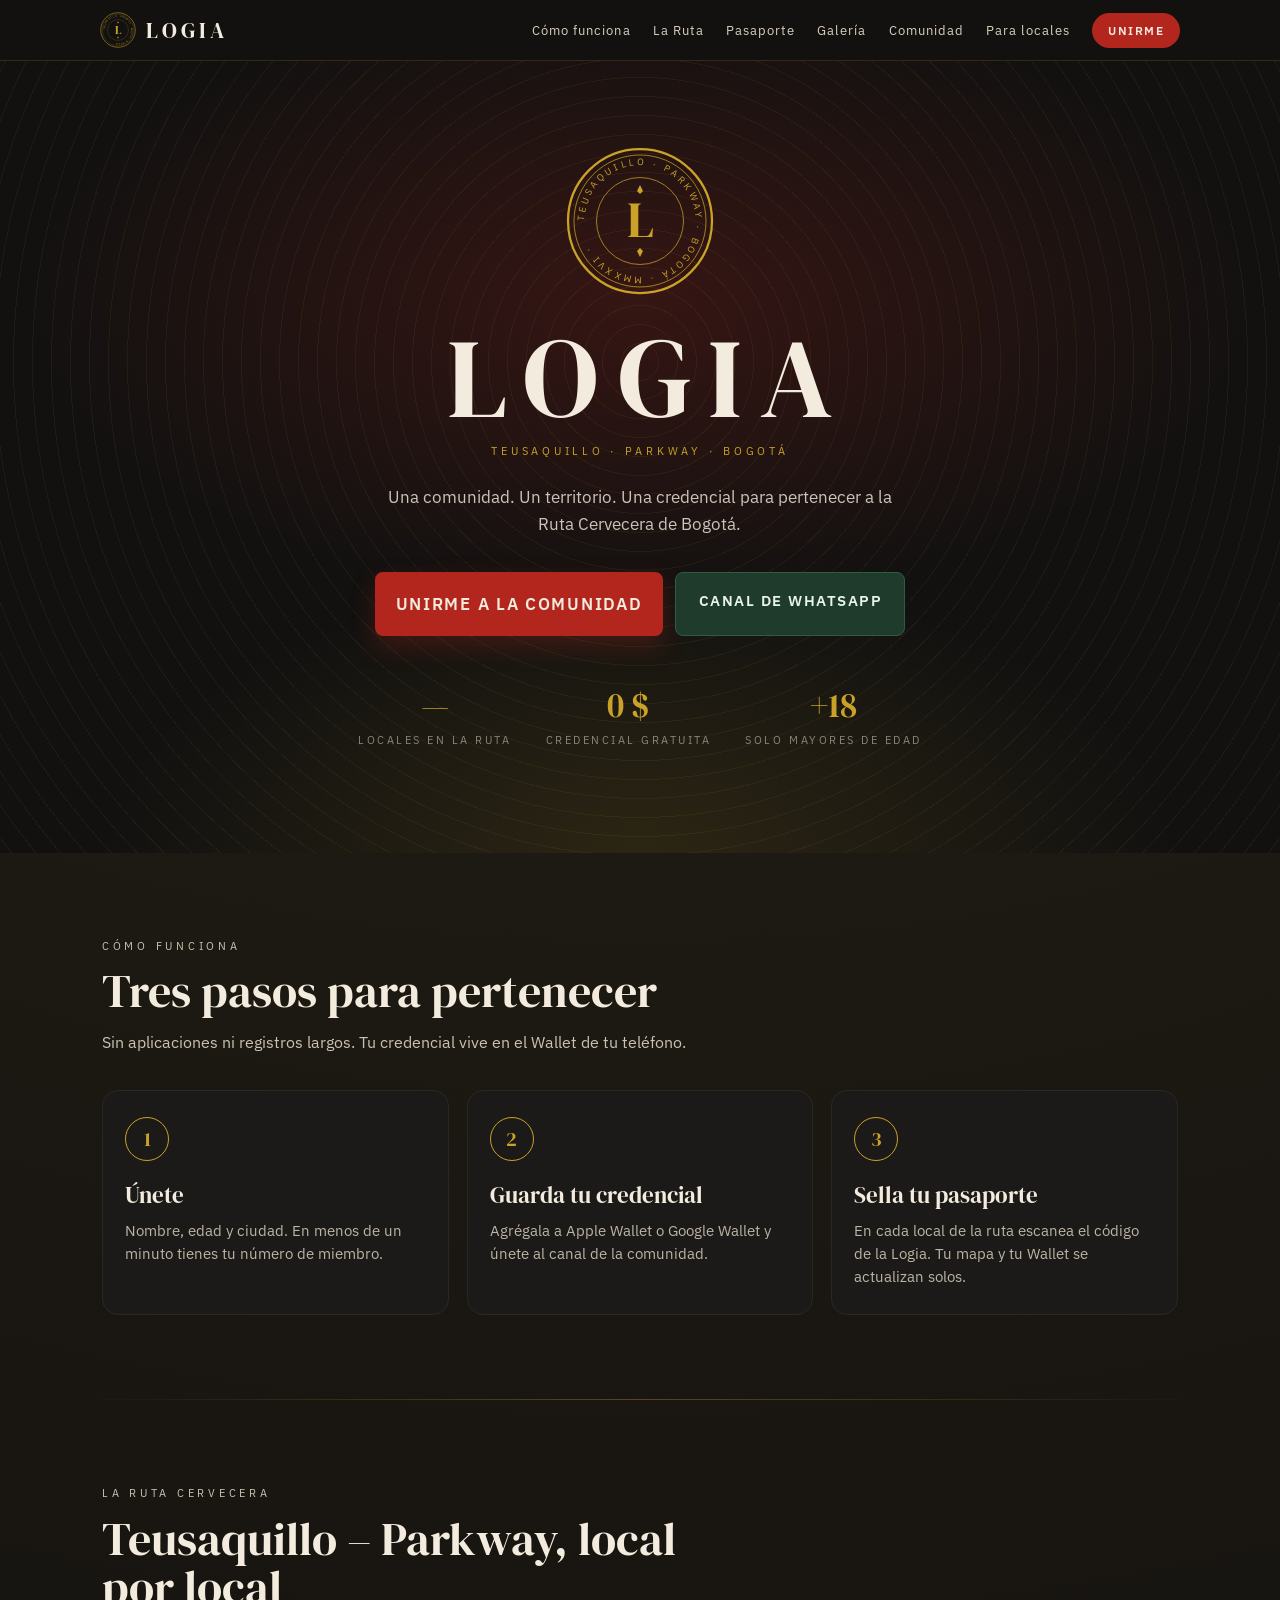
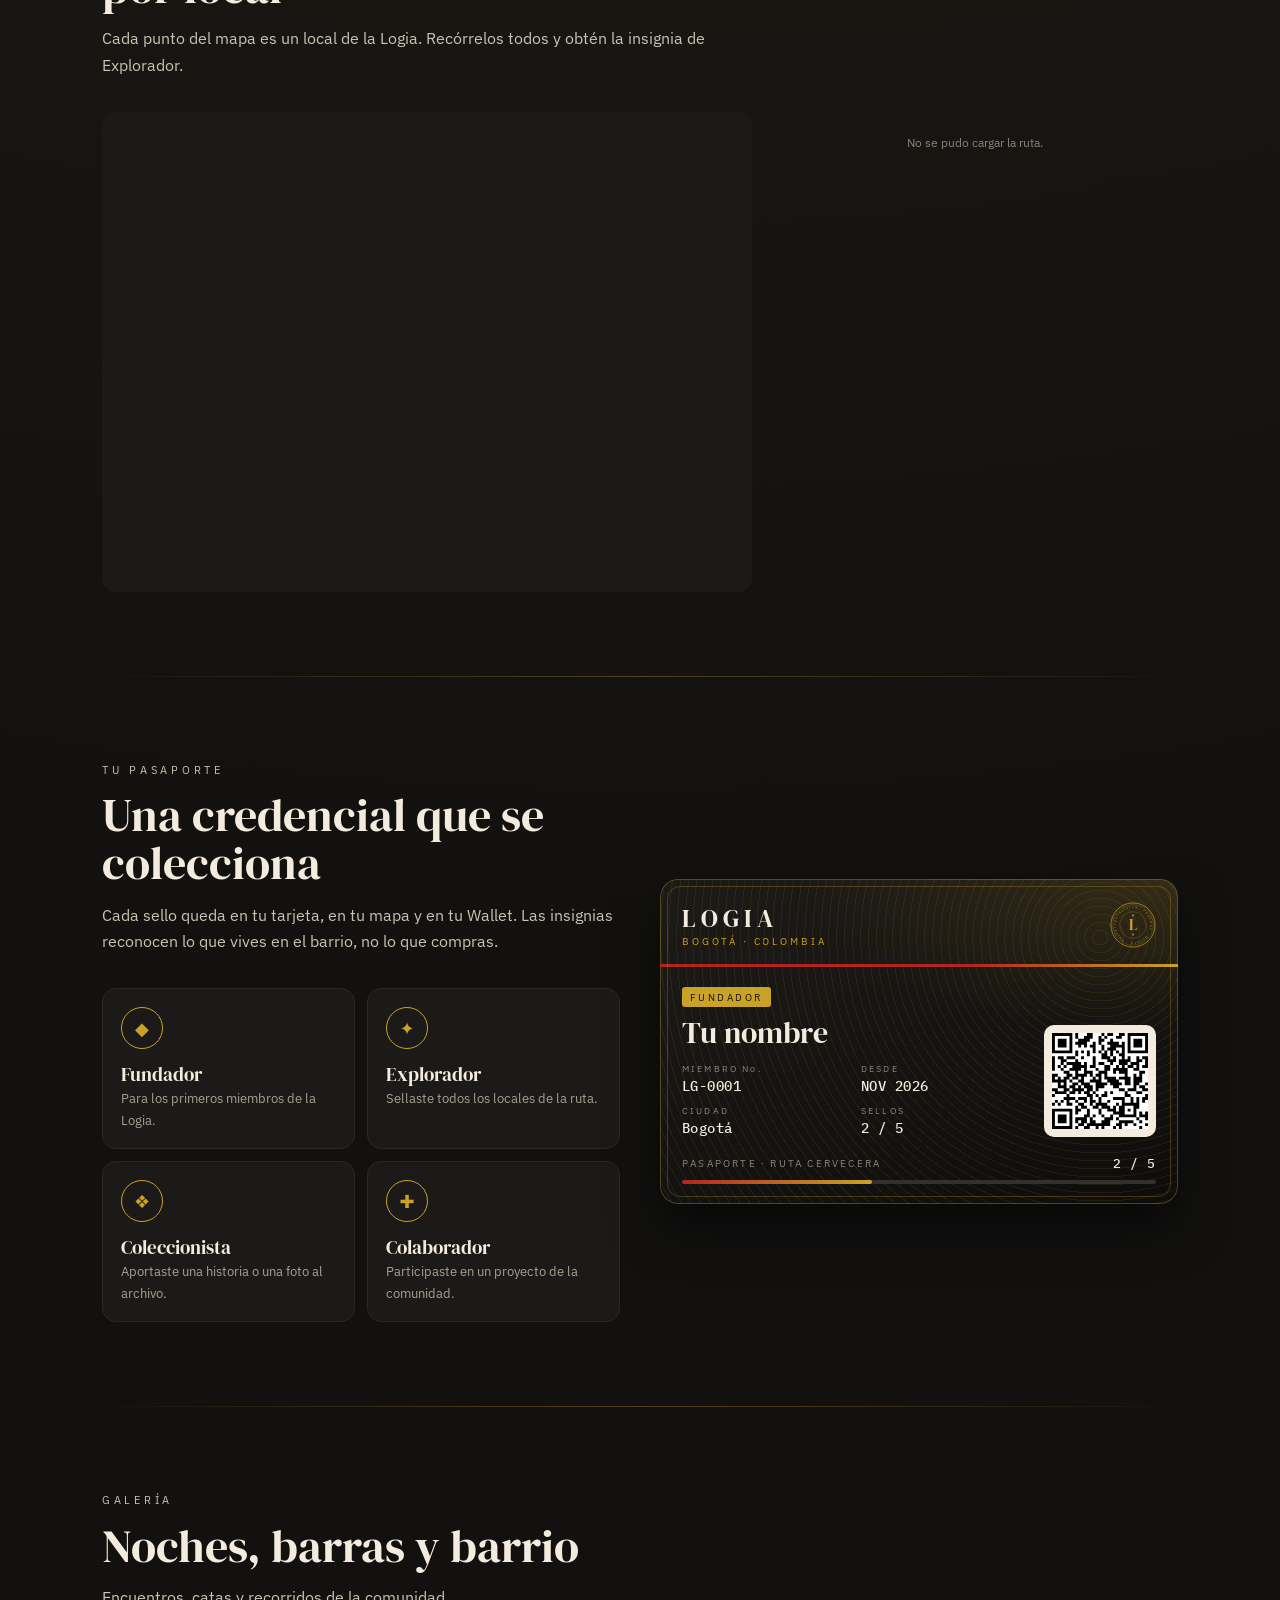
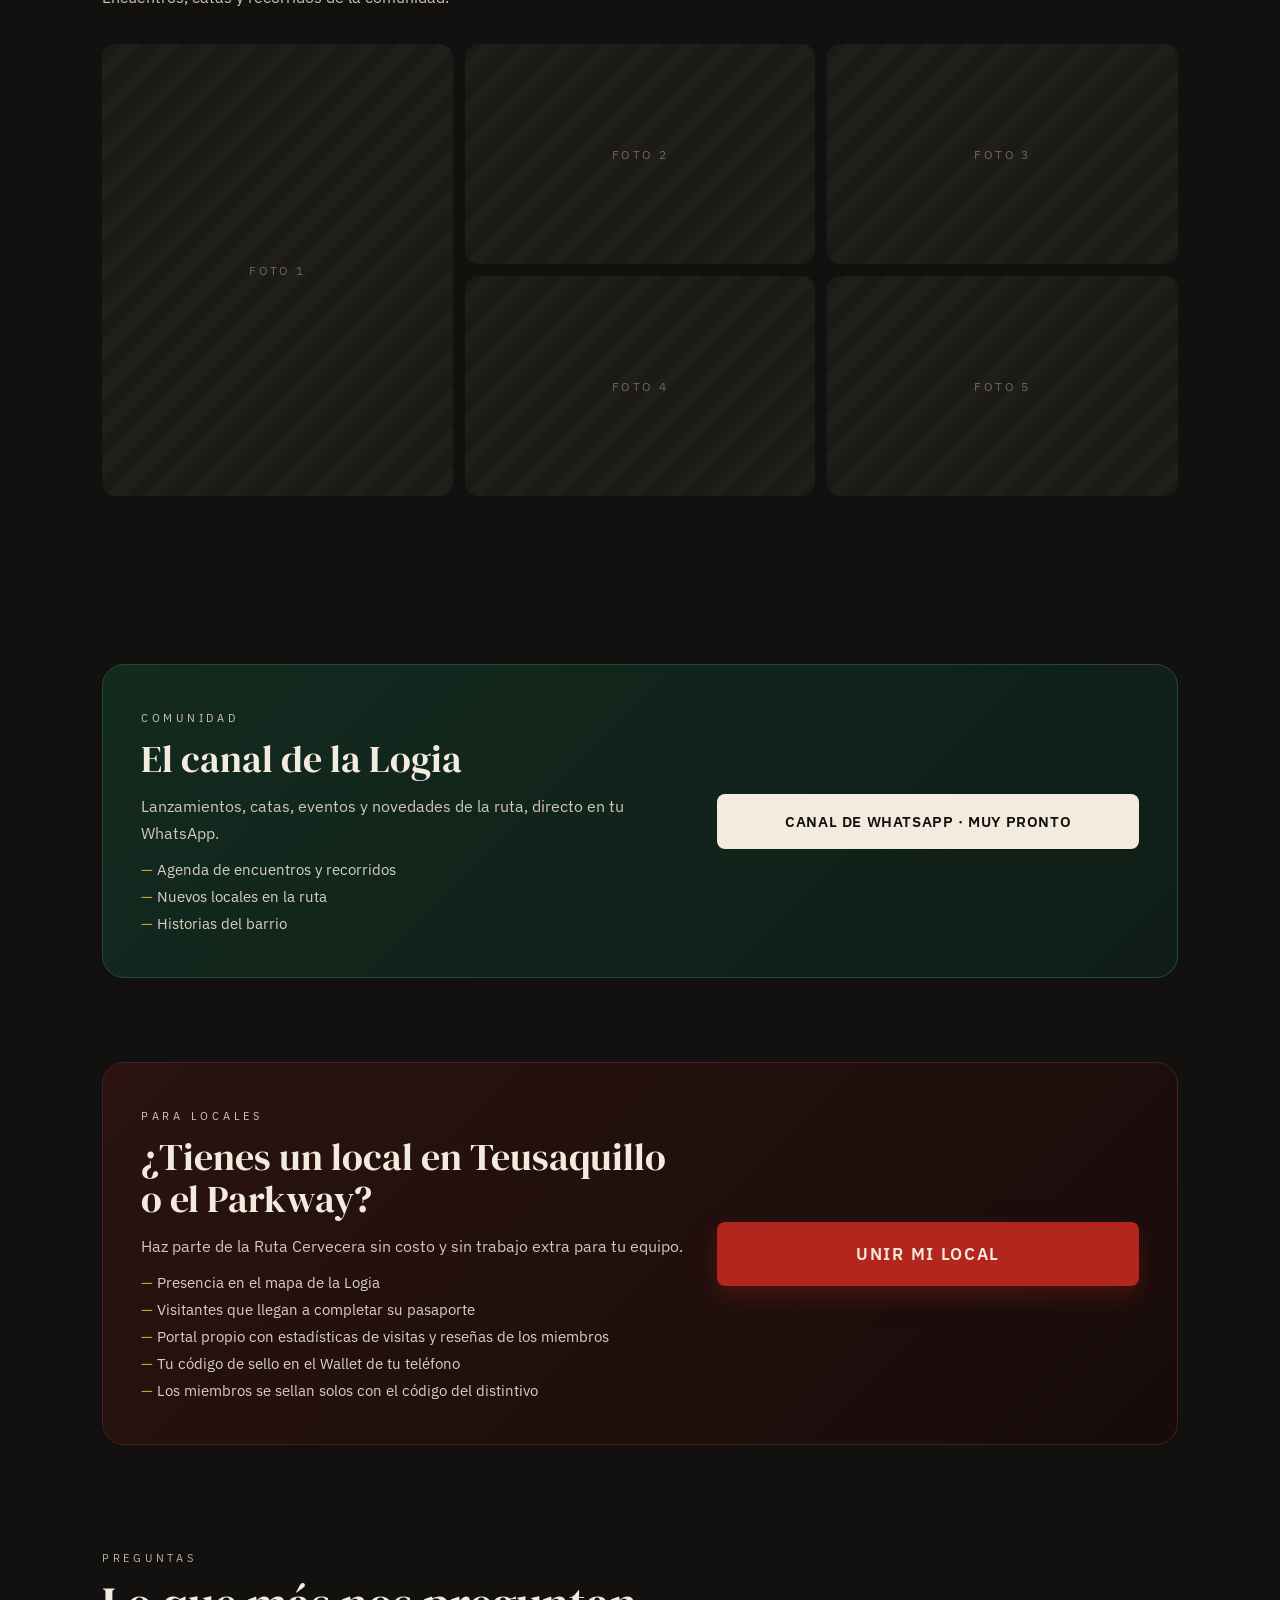
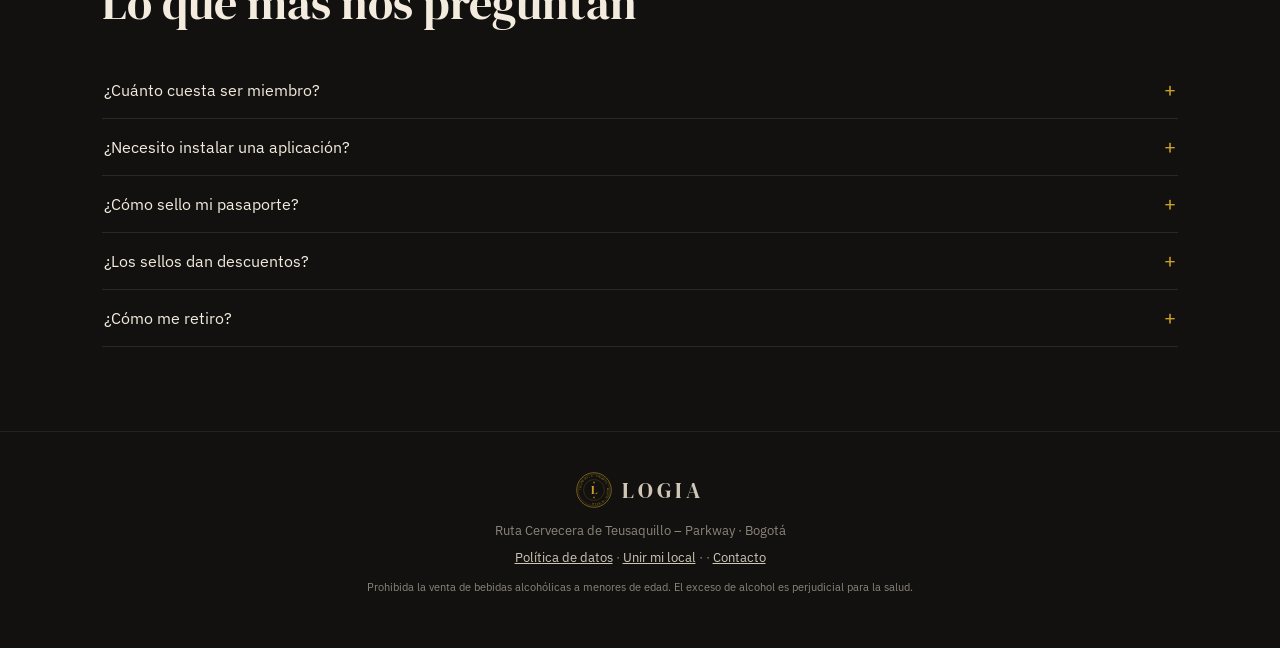
<file: index.html>
<!DOCTYPE html>
<html lang="es">
<head>
  <meta charset="utf-8">
  <meta name="viewport" content="width=device-width, initial-scale=1, viewport-fit=cover">
  <meta name="theme-color" content="#121110">
  <title>LOGIA · Ruta Cervecera de Teusaquillo – Parkway</title>
  <meta name="description" content="Comunidad cervecera y cultural de Teusaquillo – Parkway. Obtén tu credencial, recorre la Ruta Cervecera y sella tu pasaporte en cada local.">
  <meta property="og:title" content="LOGIA · Ruta Cervecera de Teusaquillo – Parkway">
  <meta property="og:description" content="Credencial gratuita, pasaporte digital y mapa de la Ruta Cervecera.">
  <link rel="stylesheet" href="assets/leaflet/leaflet.css">
  <link rel="stylesheet" href="assets/logia.css">
</head>
<body>

<header class="top">
  <div class="top-in">
    <a class="marca" href="#inicio"><span class="logo" id="logoTop"></span><b id="nombreTop">LOGIA</b></a>
    <nav class="menu" id="menu">
      <a href="#como">Cómo funciona</a>
      <a href="#ruta">La Ruta</a>
      <a href="#pasaporte">Pasaporte</a>
      <a href="#galeria">Galería</a>
      <a href="#comunidad">Comunidad</a>
      <a href="#locales">Para locales</a>
    </nav>
    <button class="hamb" id="hamb" aria-label="Abrir menú">☰</button>
    <a class="cta" id="ctaTop" href="#" onclick="abrirRegistro(event)">UNIRME</a>
  </div>
</header>

<!-- Portada -->
<section class="hero" id="inicio">
  <div class="hero-in">
    <div class="logo-grande" id="logoHero"></div>
    <h1 id="nombreHero">LOGIA</h1>
    <p class="kicker">TEUSAQUILLO · PARKWAY · BOGOTÁ</p>
    <p class="lema" id="lemaHero"></p>
    <div class="hero-btns">
      <a class="btn btn-rojo" href="#" onclick="abrirRegistro(event)">UNIRME A LA COMUNIDAD</a>
      <a class="btn btn-wa" id="btnWaHero" href="#comunidad">CANAL DE WHATSAPP</a>
    </div>
    <div class="datos">
      <div><b id="nLocales">—</b><span>LOCALES EN LA RUTA</span></div>
      <div><b>0 $</b><span>CREDENCIAL GRATUITA</span></div>
      <div><b>+18</b><span>SOLO MAYORES DE EDAD</span></div>
    </div>
  </div>
</section>

<!-- Cómo funciona -->
<section class="sec" id="como">
  <div class="sec-cab">
    <p class="kicker">CÓMO FUNCIONA</p>
    <h2>Tres pasos para pertenecer</h2>
    <p>Sin aplicaciones ni registros largos. Tu credencial vive en el Wallet de tu teléfono.</p>
  </div>
  <div class="pasos">
    <div class="paso"><div class="n">1</div><h3>Únete</h3><p>Nombre, edad y ciudad. En menos de un minuto tienes tu número de miembro.</p></div>
    <div class="paso"><div class="n">2</div><h3>Guarda tu credencial</h3><p>Agrégala a Apple Wallet o Google Wallet y únete al canal de la comunidad.</p></div>
    <div class="paso"><div class="n">3</div><h3>Sella tu pasaporte</h3><p>En cada local de la ruta escanea el código de la Logia. Tu mapa y tu Wallet se actualizan solos.</p></div>
  </div>
</section>
<div class="sep"></div>

<!-- La Ruta -->
<section class="sec" id="ruta">
  <div class="sec-cab">
    <p class="kicker">LA RUTA CERVECERA</p>
    <h2>Teusaquillo – Parkway, local por local</h2>
    <p>Cada punto del mapa es un local de la Logia. Recórrelos todos y obtén la insignia de Explorador.</p>
  </div>
  <div class="ruta-grid">
    <div class="mapa-sat" id="mapaInicio"></div>
    <div class="locales-lista" id="listaInicio"><p class="nota">Cargando locales…</p></div>
  </div>
  <div id="resenasInicio" class="oculto">
    <div class="sec-cab" style="margin-top:48px">
      <p class="kicker">LO QUE DICEN LOS MIEMBROS</p>
      <h2>Reseñas de la ruta</h2>
      <p>Calificaciones anónimas que dejan los miembros después de sellar su pasaporte.</p>
    </div>
    <div class="resenas-inicio" id="resenasGrid"></div>
  </div>
</section>
<div class="sep"></div>

<!-- Pasaporte -->
<section class="sec" id="pasaporte">
  <div class="pas-grid">
    <div>
      <div class="sec-cab">
        <p class="kicker">TU PASAPORTE</p>
        <h2>Una credencial que se colecciona</h2>
        <p>Cada sello queda en tu tarjeta, en tu mapa y en tu Wallet. Las insignias reconocen lo que vives en el barrio, no lo que compras.</p>
      </div>
      <div class="insignias">
        <div class="insignia"><div class="ico">◆</div><b>Fundador</b><small>Para los primeros miembros de la Logia.</small></div>
        <div class="insignia"><div class="ico">✦</div><b>Explorador</b><small>Sellaste todos los locales de la ruta.</small></div>
        <div class="insignia"><div class="ico">❖</div><b>Coleccionista</b><small>Aportaste una historia o una foto al archivo.</small></div>
        <div class="insignia"><div class="ico">✚</div><b>Colaborador</b><small>Participaste en un proyecto de la comunidad.</small></div>
      </div>
    </div>
    <div id="tarjetaEjemplo"></div>
  </div>
</section>
<div class="sep"></div>

<!-- Galería -->
<section class="sec" id="galeria">
  <div class="sec-cab">
    <p class="kicker">GALERÍA</p>
    <h2>Noches, barras y barrio</h2>
    <p>Encuentros, catas y recorridos de la comunidad.</p>
  </div>
  <div class="galeria" id="galeriaGrid"></div>
</section>

<!-- Comunidad -->
<section class="sec" id="comunidad">
  <div class="bloque bloque-wa">
    <div>
      <p class="kicker" style="text-align:left;margin:0 0 12px">COMUNIDAD</p>
      <h2>El canal de la Logia</h2>
      <p>Lanzamientos, catas, eventos y novedades de la ruta, directo en tu WhatsApp.</p>
      <ul><li>Agenda de encuentros y recorridos</li><li>Nuevos locales en la ruta</li><li>Historias del barrio</li></ul>
    </div>
    <div><a class="btn btn-claro" id="btnWa" href="#">UNIRME AL CANAL DE WHATSAPP</a></div>
  </div>
</section>

<!-- Para locales -->
<section class="sec" id="locales" style="padding-top:0">
  <div class="bloque bloque-local">
    <div>
      <p class="kicker" style="text-align:left;margin:0 0 12px">PARA LOCALES</p>
      <h2>¿Tienes un local en Teusaquillo o el Parkway?</h2>
      <p>Haz parte de la Ruta Cervecera sin costo y sin trabajo extra para tu equipo.</p>
      <ul><li>Presencia en el mapa de la Logia</li><li>Visitantes que llegan a completar su pasaporte</li><li>Portal propio con estadísticas de visitas y reseñas de los miembros</li><li>Tu código de sello en el Wallet de tu teléfono</li><li>Los miembros se sellan solos con el código del distintivo</li></ul>
    </div>
    <div><a class="btn btn-rojo" href="unir-local.html">UNIR MI LOCAL</a></div>
  </div>
</section>

<!-- Preguntas -->
<section class="sec faq" id="faq" style="padding-top:20px">
  <div class="sec-cab"><p class="kicker">PREGUNTAS</p><h2>Lo que más nos preguntan</h2></div>
  <details><summary>¿Cuánto cuesta ser miembro?</summary><p>Nada. La credencial y el pasaporte son gratuitos.</p></details>
  <details><summary>¿Necesito instalar una aplicación?</summary><p>No. La credencial se guarda en Apple Wallet o Google Wallet y la página funciona desde el navegador del teléfono.</p></details>
  <details><summary>¿Cómo sello mi pasaporte?</summary><p>En cada local busca el distintivo de la Logia y escanea su código con la cámara. El sello aparece en tu tarjeta, tu mapa y tu Wallet.</p></details>
  <details><summary>¿Los sellos dan descuentos?</summary><p>No. El pasaporte reconoce tu recorrido por el barrio; las insignias celebran la experiencia, no el consumo.</p></details>
  <details><summary>¿Cómo me retiro?</summary><p>Desde tu credencial, en "Salir de la Logia". Tus datos se borran y tu pase queda desactivado en el Wallet.</p></details>
</section>

<footer class="pie">
  <a class="marca" href="#inicio"><span class="logo" id="logoPie"></span><b id="nombrePie">LOGIA</b></a>
  <p>Ruta Cervecera de Teusaquillo – Parkway · Bogotá</p>
  <p style="margin-top:10px"><a href="privacidad.html">Política de datos</a> · <a href="unir-local.html">Unir mi local</a> · <a id="igPie" href="#">Instagram</a> · <a id="mailPie" href="#">Contacto</a></p>
  <p style="margin-top:14px;font-size:11px">Prohibida la venta de bebidas alcohólicas a menores de edad. El exceso de alcohol es perjudicial para la salud.</p>
</footer>

<!-- Registro -->
<div class="hoja" id="hoja" onclick="if(event.target===this)cerrarRegistro()">
  <div class="hoja-in">
    <button class="cerrar" onclick="cerrarRegistro()" aria-label="Cerrar">×</button>
    <section id="formulario">
      <div class="emblema chico" id="em2"></div>
      <h2 class="serif titulo">Tu credencial</h2>
      <form id="f">
        <label for="alias">NOMBRE O ALIAS</label>
        <input id="alias" maxlength="40" autocomplete="given-name" required>
        <label for="edad">EDAD</label>
        <input id="edad" type="number" inputmode="numeric" min="18" max="110" required>
        <label for="ciudad">CIUDAD DE RESIDENCIA</label>
        <input id="ciudad" maxlength="40" autocomplete="address-level2" required>
        <div class="check">
          <input id="acepta" type="checkbox" required>
          <span>Autorizo el tratamiento de mis datos según la <a href="privacidad.html" target="_blank">política de tratamiento de datos</a>.</span>
        </div>
        <button id="enviar" class="btn btn-rojo" type="submit">OBTENER MI CREDENCIAL</button>
        <p id="err" class="error"></p>
      </form>
    </section>
    <section id="bienvenida" class="oculto">
      <p class="kicker" style="margin:0 0 18px">BIENVENIDO A LA COMUNIDAD</p>
      <div id="tarjeta"></div>
      <div style="margin-top:22px" id="acciones"></div>
    </section>
  </div>
</div>

<script src="assets/qrcode.js"></script>
<script src="assets/leaflet/leaflet.js"></script>
<script src="assets/logia.js"></script>
<script>
  var M = LOGIA.MARCA;
  ['logoTop', 'logoHero', 'logoPie'].forEach(function (id) { document.getElementById(id).innerHTML = LOGIA.logoHTML(); });
  ['nombreTop', 'nombreHero', 'nombrePie'].forEach(function (id) { document.getElementById(id).textContent = M.nombre; });
  document.getElementById('lemaHero').textContent = M.lema;
  document.getElementById('em2').innerHTML = LOGIA.logoHTML();
  document.title = M.nombre + ' · Ruta Cervecera de Teusaquillo – Parkway';
  var mail = document.getElementById('mailPie'); mail.href = 'mailto:' + LOGIA.CONTACTO;
  var ig = document.getElementById('igPie'); if (M.instagram) ig.href = M.instagram; else ig.style.display = 'none';

  // WhatsApp
  ['btnWa', 'btnWaHero'].forEach(function (id) {
    var b = document.getElementById(id);
    if (LOGIA.WHATSAPP) { b.href = LOGIA.WHATSAPP; b.target = '_blank'; b.rel = 'noopener'; }
    else if (id === 'btnWa') { b.textContent = 'CANAL DE WHATSAPP · MUY PRONTO'; b.removeAttribute('href'); }
  });

  // Menú móvil
  document.getElementById('hamb').onclick = function () { document.getElementById('menu').classList.toggle('abierto'); };
  document.querySelectorAll('#menu a').forEach(function (a) { a.onclick = function () { document.getElementById('menu').classList.remove('abierto'); }; });

  // Miembro existente
  var guardada = LOGIA.identidad();
  if (guardada) { var c = document.getElementById('ctaTop'); c.textContent = 'MI PASAPORTE'; c.onclick = null; c.href = LOGIA.credUrl(guardada); }

  // Galería
  (function () {
    var g = document.getElementById('galeriaGrid'), fotos = LOGIA.GALERIA || [], h = '';
    for (var i = 0; i < Math.max(5, fotos.length); i++) {
      var f = fotos[i];
      h += f ? '<figure><img src="' + f.src + '" alt="' + LOGIA.esc(f.pie || '') + '" loading="lazy">' + (f.pie ? '<figcaption>' + LOGIA.esc(f.pie) + '</figcaption>' : '') + '</figure>'
             : '<figure><div class="ph">FOTO ' + (i + 1) + '</div></figure>';
    }
    g.innerHTML = h;
  })();

  // Tarjeta de ejemplo
  document.getElementById('tarjetaEjemplo').innerHTML = LOGIA.tarjetaSola({
    id: 'LG-0001', alias: 'Tu nombre', ciudad: 'Bogotá', categoria: 'Fundador', desde: '2026-11-22', publico: 'EJEMPLO',
    locales: [{ visitado: '1' }, { visitado: '1' }, {}, {}, {}]
  });

  // Mapa y lista de locales
  LOGIA.api('locales').then(function (locales) {
    document.getElementById('nLocales').textContent = locales.length;
    var orden = LOGIA.ordenRuta(locales);
    LOGIA.mapaSatelital(document.getElementById('mapaInicio'), orden);
    document.getElementById('listaInicio').innerHTML = orden.map(function (l, i) {
      var ir = 'https://www.google.com/maps/dir/?api=1&destination=' + l.lat + ',' + l.lng;
      return '<div class="local"><div class="num">' + (i + 1) + '</div><div><b>' + LOGIA.esc(l.nombre) + '</b><small>' + LOGIA.esc(l.direccion) + '</small>' +
        '<em>' + LOGIA.esc(l.distintivo || '') + '</em>' +
        (l.resenas ? '<span class="cal">★ ' + Number(l.promedio).toFixed(1) + ' <small>(' + l.resenas + ')</small></span>' : '') +
        '</div><a href="' + ir + '" target="_blank" rel="noopener">Cómo llegar →</a></div>';
    }).join('') || '<p class="nota">Muy pronto, los primeros locales de la ruta.</p>';
    var resenas = [];
    locales.forEach(function (l) { (l.comentarios || []).forEach(function (c) { resenas.push({ local: l.nombre, c: c }); }); });
    resenas.sort(function (a, b) { return a.c.fecha < b.c.fecha ? 1 : -1; });
    if (resenas.length) {
      document.getElementById('resenasGrid').innerHTML = resenas.slice(0, 6).map(function (r) {
        var st = ''; for (var i = 1; i <= 5; i++) st += '<span class="' + (i <= r.c.estrellas ? 'on' : '') + '">★</span>';
        return '<div class="resena"><span class="estrellas" aria-label="' + r.c.estrellas + ' de 5">' + st + '</span>' +
          '<p>' + LOGIA.esc(r.c.texto) + '</p><small>' + LOGIA.esc(r.local) + ' · ' + LOGIA.fechaCorta(r.c.fecha) + '</small></div>';
      }).join('');
      document.getElementById('resenasInicio').classList.remove('oculto');
    }
  }).catch(function () { document.getElementById('listaInicio').innerHTML = '<p class="nota">No se pudo cargar la ruta.</p>'; });

  // Registro
  function abrirRegistro(e) { if (e) e.preventDefault(); document.getElementById('hoja').classList.add('abierta'); document.body.style.overflow = 'hidden'; }
  function cerrarRegistro() { document.getElementById('hoja').classList.remove('abierta'); document.body.style.overflow = ''; }
  if (new URLSearchParams(location.search).get('unirme')) abrirRegistro();

  document.getElementById('f').addEventListener('submit', function (ev) {
    ev.preventDefault();
    var btn = document.getElementById('enviar'), err = document.getElementById('err');
    err.textContent = '';
    var d = { alias: document.getElementById('alias').value, edad: document.getElementById('edad').value,
              ciudad: document.getElementById('ciudad').value, acepta: document.getElementById('acepta').checked };
    if (parseInt(d.edad, 10) < 18) { err.textContent = 'La comunidad es solo para mayores de 18 años.'; return; }
    btn.disabled = true; btn.innerHTML = '<span class="spinner"></span>';
    LOGIA.api('registrar', d).then(function (r) {
      var id = { m: r.m, t: r.t };
      LOGIA.guardar(r.m, r.t);
      var pend = null; try { pend = JSON.parse(localStorage.getItem('logia_pendiente') || 'null'); } catch (e) {}
      if (pend) { try { localStorage.removeItem('logia_pendiente'); } catch (e) {} location.href = 'sello.html?v=' + pend.v + '&k=' + pend.k; return; }
      document.getElementById('tarjeta').innerHTML = LOGIA.tarjeta(r.credencial) + LOGIA.bloqueCodigo(r.credencial);
      LOGIA.activarMapas();
      var wa = LOGIA.WHATSAPP || r.credencial.whatsapp;
      document.getElementById('acciones').innerHTML = LOGIA.botonesWallet(r.credencial) +
        (wa ? '<a class="btn btn-wa" href="' + wa + '" target="_blank" rel="noopener">UNIRME AL CANAL DE WHATSAPP</a>' : '') +
        '<a class="btn btn-linea" href="' + LOGIA.credUrl(id) + '">Abrir mi credencial</a>';
      document.getElementById('formulario').classList.add('oculto');
      document.getElementById('bienvenida').classList.remove('oculto');
      var c = document.getElementById('ctaTop'); c.textContent = 'MI PASAPORTE'; c.onclick = null; c.href = LOGIA.credUrl(id);
    }).catch(function (e) {
      btn.disabled = false; btn.textContent = 'OBTENER MI CREDENCIAL';
      err.textContent = e.message;
    });
  });
</script>
</body>
</html>
</file>
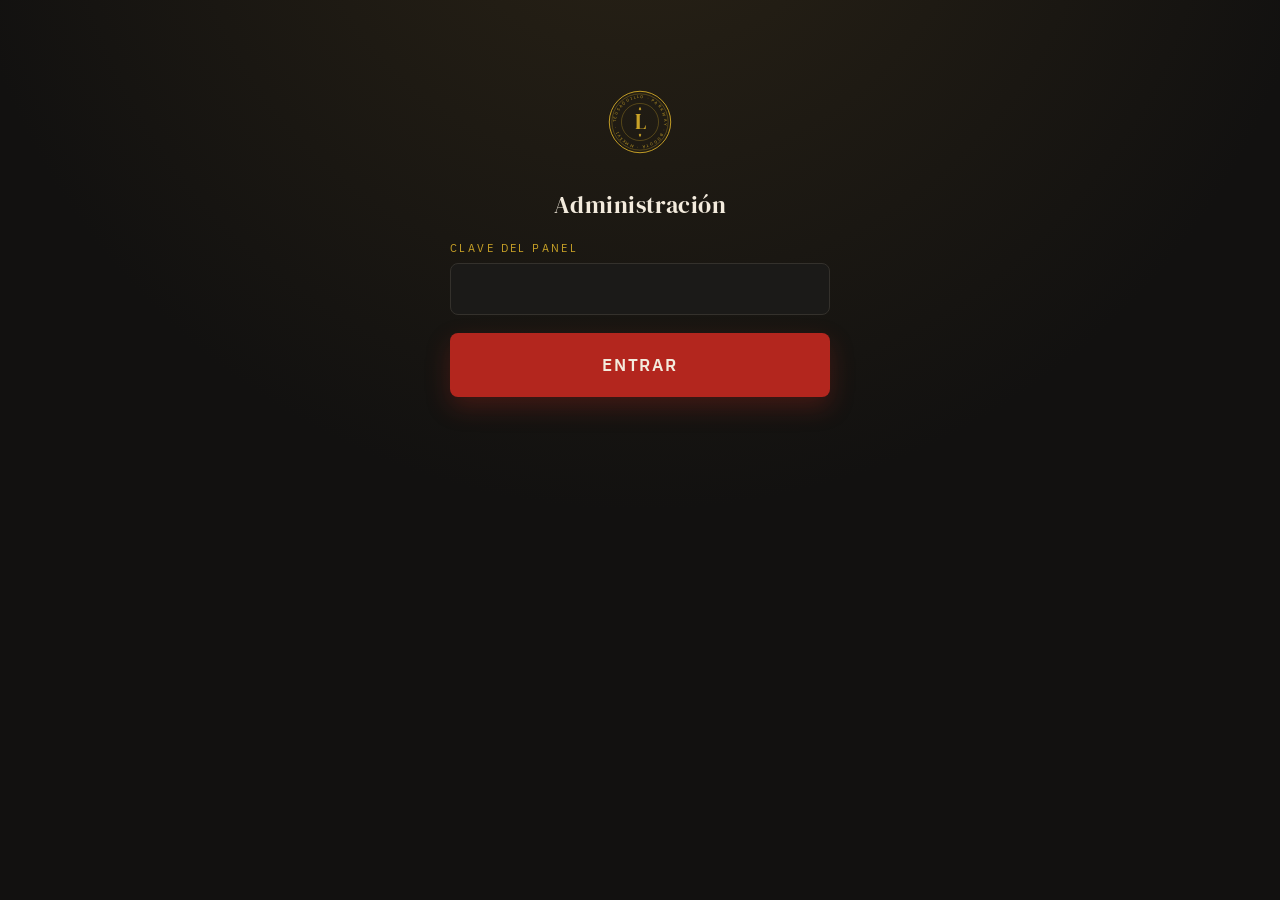
<file: admin.html>
<!DOCTYPE html>
<html lang="es">
<head>
  <meta charset="utf-8">
  <meta name="viewport" content="width=device-width, initial-scale=1">
  <meta name="robots" content="noindex, nofollow">
  <title>Administración · LOGIA</title>
  <link rel="stylesheet" href="assets/logia.css">
</head>
<body>
<main class="adm">
  <section id="entrar" style="max-width:380px;margin:60px auto">
    <div class="emblema chico" id="em"></div>
    <h2 class="serif titulo">Administración</h2>
    <label for="clave">CLAVE DEL PANEL</label>
    <input id="clave" type="password" autocomplete="current-password">
    <button class="btn btn-rojo" style="margin-top:18px" id="entrarBtn">ENTRAR</button>
    <p id="errEntrar" class="error"></p>
  </section>

  <section id="panel" class="oculto">
    <div style="display:flex;justify-content:space-between;align-items:center;gap:12px;flex-wrap:wrap">
      <h1>Administración</h1>
      <div class="acciones"><button class="mini" onclick="cargar()">Actualizar</button><button class="mini" onclick="salir()">Cerrar sesión</button></div>
    </div>
    <div class="resumen" id="resumen"></div>
    <p id="msg" class="ok" style="text-align:left"></p>

    <h2>Locales por aprobar</h2>
    <div class="scroll-x"><table class="tabla" id="tPend"></table></div>

    <h2>Locales en la ruta</h2>
    <div class="scroll-x"><table class="tabla" id="tAct"></table></div>

    <h2>Retirados y rechazados</h2>
    <div class="scroll-x"><table class="tabla" id="tRet"></table></div>

    <h2>Reseñas de los miembros</h2>
    <p class="nota" style="text-align:left;margin-bottom:10px">Se publican al instante en la página. Oculta las que no deban mostrarse; el dueño del local tampoco las verá.</p>
    <div class="scroll-x"><table class="tabla" id="tCom"></table></div>

    <h2>Miembros</h2>
    <input id="buscar" placeholder="Buscar por número, nombre o ciudad" style="margin-bottom:10px">
    <div class="scroll-x"><table class="tabla" id="tMie"></table></div>
  </section>
</main>
<script src="assets/logia.js"></script>
<script>
  document.getElementById('em').innerHTML = LOGIA.logoHTML();
  var CLAVE = null, DATOS = null;
  try { CLAVE = sessionStorage.getItem('logia_admin'); } catch (e) {}

  function adm(op, extra) { return LOGIA.api('admin', Object.assign({ clave: CLAVE, op: op }, extra || {})); }
  function e(s) { return LOGIA.esc(s); }
  function aviso(t, malo) { var m = document.getElementById('msg'); m.style.color = malo ? '#ff8a80' : ''; m.textContent = t; }

  document.getElementById('entrarBtn').onclick = function () {
    CLAVE = document.getElementById('clave').value;
    adm('resumen').then(function (d) {
      try { sessionStorage.setItem('logia_admin', CLAVE); } catch (x) {}
      mostrar(d);
    }).catch(function (x) { document.getElementById('errEntrar').textContent = x.message; });
  };
  document.getElementById('clave').addEventListener('keydown', function (ev) { if (ev.key === 'Enter') document.getElementById('entrarBtn').click(); });

  function salir() { try { sessionStorage.removeItem('logia_admin'); } catch (x) {} location.reload(); }
  function cargar() { return adm('resumen').then(mostrar).catch(function (x) { aviso(x.message, true); }); }

  // Botón que pide un segundo toque para confirmar (sin ventanas emergentes)
  function confirmar(btn, texto, accion) {
    if (btn.dataset.armado) { accion(); return; }
    btn.dataset.armado = '1'; var orig = btn.textContent;
    btn.textContent = texto; btn.classList.add('confirma');
    setTimeout(function () { if (btn.isConnected) { delete btn.dataset.armado; btn.textContent = orig; btn.classList.remove('confirma'); } }, 4000);
  }

  function mostrar(d) {
    DATOS = d;
    document.getElementById('entrar').classList.add('oculto');
    document.getElementById('panel').classList.remove('oculto');
    var pend = d.locales.filter(function (l) { return l.estado === 'PENDIENTE'; });
    var act = d.locales.filter(function (l) { return l.estado === 'SI'; });
    var ret = d.locales.filter(function (l) { return l.estado !== 'SI' && l.estado !== 'PENDIENTE'; });
    document.getElementById('resumen').innerHTML =
      '<div><b>' + pend.length + '</b><span>POR APROBAR</span></div><div><b>' + act.length + '</b><span>EN LA RUTA</span></div>' +
      '<div><b>' + d.miembros.length + '</b><span>MIEMBROS</span></div><div><b>' + d.visitas + '</b><span>SELLOS</span></div>';

    var cab = '<tr><th>LOCAL</th><th>CONTACTO</th><th>ALTA</th><th></th></tr>';
    document.getElementById('tPend').innerHTML = pend.length ? cab + pend.map(function (l) {
      return '<tr><td><b>' + e(l.nombre) + '</b><br><small>' + e(l.id) + ' · ' + e(l.direccion) + '</small></td>' +
        '<td>' + e(l.contacto) + '<br><small>' + e(l.whatsapp) + (l.email ? ' · ' + e(l.email) : '') + (l.instagram ? ' · ' + e(l.instagram) : '') + '</small></td>' +
        '<td><small>' + e(l.alta) + '</small></td><td><div class="acciones">' +
        '<select id="dist-' + e(l.id) + '" style="width:auto;padding:6px 8px;font-size:12px"><option>Espacio participante</option><option>Miembro fundador</option><option>Aliado cultural</option></select>' +
        '<button class="mini ok" onclick="aprobar(\'' + e(l.id) + '\', this)">Aprobar</button>' +
        '<button class="mini no" onclick="confirmar(this, \'¿Rechazar?\', function(){ op(\'rechazar\', \'' + e(l.id) + '\') })">Rechazar</button></div></td></tr>';
    }).join('') : '<tr><td><small>No hay locales pendientes.</small></td></tr>';

    document.getElementById('tAct').innerHTML = act.length ? '<tr><th>LOCAL</th><th>DISTINTIVO</th><th>SELLOS</th><th></th></tr>' + act.map(function (l) {
      return '<tr><td><b>' + e(l.nombre) + '</b><br><small>' + e(l.id) + ' · ' + e(l.direccion) + '</small></td><td><small>' + e(l.distintivo) + '</small></td>' +
        '<td>' + l.visitas + '</td><td><div class="acciones">' +
        (l.url_portal ? '<a class="mini ok" href="' + e(l.url_portal) + '" target="_blank" rel="noopener">Abrir portal</a>' +
          (l.whatsapp ? '<a class="mini" href="' + e(enlaceWa(l)) + '" target="_blank" rel="noopener">Enviar portal por WhatsApp</a>' : '') : '') +
        (l.url_distintivo ? '<a class="mini" href="' + e(l.url_distintivo) + '" target="_blank" rel="noopener">Imprimir distintivo</a>' : '') +
        '<button class="mini" onclick="confirmar(this, \'¿Nuevo enlace? El anterior deja de servir\', function(){ op(\'nuevoCodigoPortal\', \'' + e(l.id) + '\') })">Nuevo enlace de portal</button>' +
        '<button class="mini" onclick="confirmar(this, \'¿Nuevo QR? El impreso deja de servir\', function(){ op(\'nuevaClave\', \'' + e(l.id) + '\') })">Nuevo QR</button>' +
        '<button class="mini no" onclick="confirmar(this, \'¿Retirar de la ruta?\', function(){ op(\'retirarLocal\', \'' + e(l.id) + '\') })">Retirar</button></div></td></tr>';
    }).join('') : '<tr><td><small>Aún no hay locales en la ruta.</small></td></tr>';

    document.getElementById('tRet').innerHTML = ret.length ? '<tr><th>LOCAL</th><th>ESTADO</th><th></th></tr>' + ret.map(function (l) {
      return '<tr><td><b>' + e(l.nombre) + '</b><br><small>' + e(l.id) + '</small></td><td><span class="estado">' + e(l.estado) + '</span></td>' +
        '<td><button class="mini ok" onclick="op(\'reactivar\', \'' + e(l.id) + '\')">Volver a la ruta</button></td></tr>';
    }).join('') : '<tr><td><small>Ninguno.</small></td></tr>';

    var nombres = {}; d.locales.forEach(function (l) { nombres[l.id] = l.nombre; });
    var coms = d.comentarios || [];
    document.getElementById('tCom').innerHTML = coms.length ? '<tr><th>LOCAL</th><th>RESEÑA</th><th>FECHA</th><th></th></tr>' + coms.map(function (c) {
      var st = ''; for (var i = 1; i <= 5; i++) st += i <= c.estrellas ? '★' : '☆';
      var oculto = c.visible !== 'SI';
      return '<tr' + (oculto ? ' style="opacity:.5"' : '') + '><td><b>' + e(nombres[c.local] || c.local) + '</b><br><small>' + e(c.miembro) + '</small></td>' +
        '<td><span style="color:#C9A227">' + st + '</span><br>' + e(c.texto || '') + '</td><td><small>' + e(c.fecha) + '</small></td><td>' +
        (oculto ? '<button class="mini ok" onclick="opComentario(\'mostrarComentario\', \'' + e(c.id) + '\')">Mostrar</button>'
                : '<button class="mini no" onclick="opComentario(\'ocultarComentario\', \'' + e(c.id) + '\')">Ocultar</button>') + '</td></tr>';
    }).join('') : '<tr><td><small>Aún no hay reseñas.</small></td></tr>';

    pintarMiembros();
  }

  function enlaceWa(l) {
    var n = String(l.whatsapp || '').replace(/\D/g, '');
    if (n.length === 10) n = '57' + n;
    var txt = 'Hola ' + (l.contacto || '') + ', este es el portal de ' + l.nombre + ' en la Ruta Cervecera de la Logia: ' + l.url_portal +
      '\n\nAhí encuentras tu código de sello para imprimir o guardar en el Wallet, las visitas de los miembros y sus reseñas. Es un enlace privado, guárdalo.';
    return 'https://wa.me/' + n + '?text=' + encodeURIComponent(txt);
  }
  function opComentario(nombre, id) {
    adm(nombre, { id: id }).then(function () { aviso(nombre === 'ocultarComentario' ? 'Reseña oculta.' : 'Reseña visible de nuevo.'); cargar(); })
      .catch(function (x) { aviso(x.message, true); });
  }

  function pintarMiembros() {
    var q = document.getElementById('buscar').value.trim().toLowerCase();
    var lista = DATOS.miembros.filter(function (m) { return !q || (m.id + ' ' + m.alias + ' ' + m.ciudad).toLowerCase().indexOf(q) > -1; });
    document.getElementById('tMie').innerHTML = lista.length ? '<tr><th>MIEMBRO</th><th>CIUDAD</th><th>DESDE</th><th>SELLOS</th><th></th></tr>' + lista.map(function (m) {
      return '<tr><td><b>' + e(m.alias) + '</b><br><small>' + e(m.id) + ' · ' + e(m.categoria) + '</small></td><td>' + e(m.ciudad) + '</td>' +
        '<td><small>' + e(m.desde) + '</small></td><td>' + e(m.sellos) + '</td>' +
        '<td><button class="mini no" onclick="confirmar(this, \'¿Retirar? Borra sus datos\', function(){ retirarMiembro(\'' + e(m.id) + '\') })">Retirar</button></td></tr>';
    }).join('') : '<tr><td><small>Sin resultados.</small></td></tr>';
  }
  document.getElementById('buscar').addEventListener('input', function () { if (DATOS) pintarMiembros(); });

  function aprobar(id, btn) {
    btn.disabled = true;
    adm('aprobar', { v: id, distintivo: document.getElementById('dist-' + id).value }).then(function (r) {
      aviso('Local aprobado. Su distintivo está listo para imprimir; envía al dueño el enlace de su portal desde "Locales en la ruta".');
      if (r.url_distintivo) window.open(r.url_distintivo, '_blank');
      cargar();
    }).catch(function (x) { btn.disabled = false; aviso(x.message, true); });
  }
  function op(nombre, id) {
    adm(nombre, { v: id }).then(function () {
      aviso({ rechazar: 'Solicitud rechazada.', retirarLocal: 'Local retirado de la ruta. Su QR ya no sella.', reactivar: 'Local de vuelta en la ruta.', nuevaClave: 'QR nuevo generado. Imprime el distintivo otra vez; el pase del dueño en el Wallet se actualiza solo.', nuevoCodigoPortal: 'Enlace de portal nuevo. Envíaselo al dueño; el anterior ya no funciona.' }[nombre] || 'Listo.');
      cargar();
    }).catch(function (x) { aviso(x.message, true); });
  }
  function retirarMiembro(id) {
    adm('retirarMiembro', { m: id }).then(function () { aviso('Miembro ' + id + ' retirado: datos borrados y pase desactivado.'); cargar(); })
      .catch(function (x) { aviso(x.message, true); });
  }

  if (CLAVE) cargar().then(function () { if (!DATOS) document.getElementById('entrar').classList.remove('oculto'); });
</script>
</body>
</html>
</file>
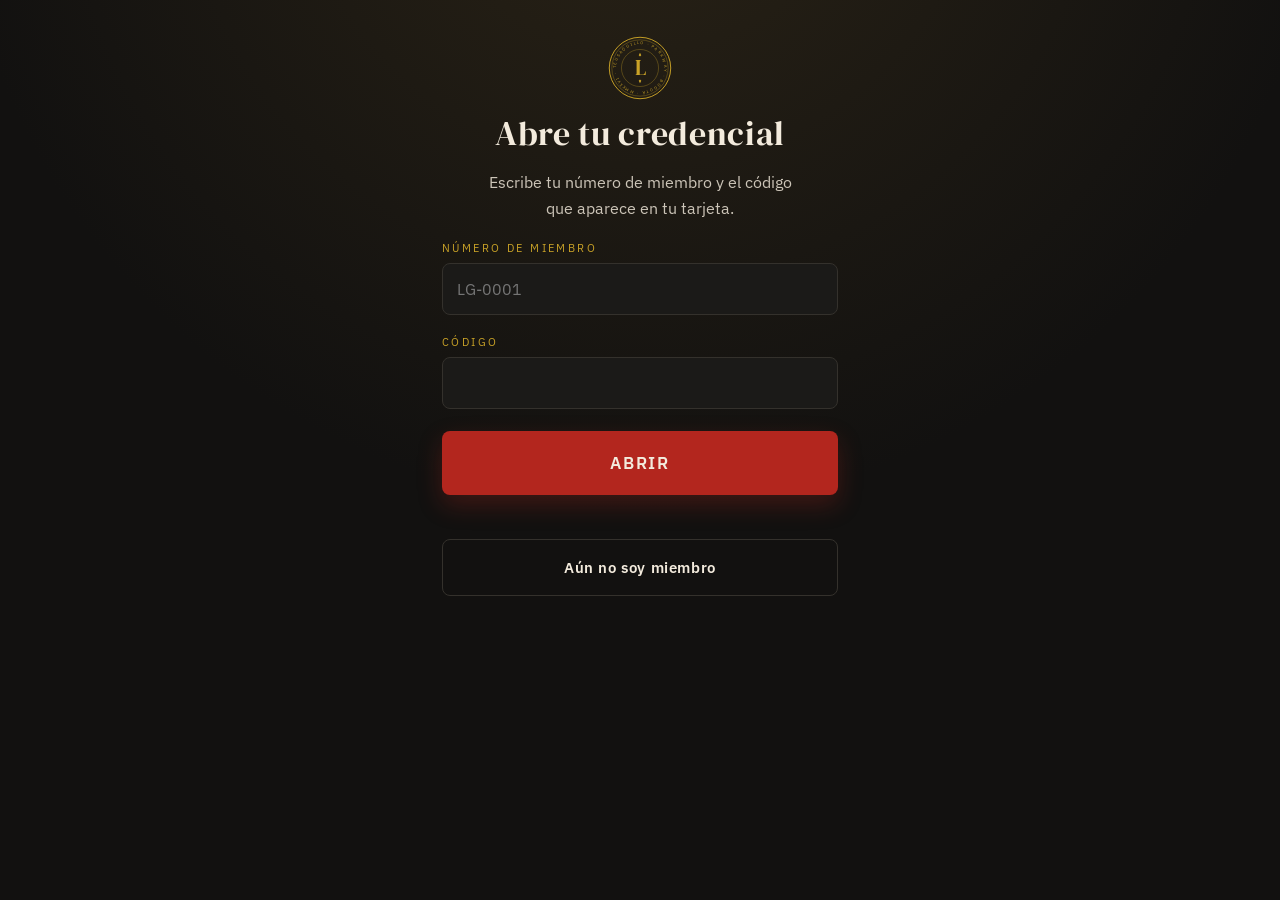
<file: credencial.html>
<!DOCTYPE html>
<html lang="es">
<head>
  <meta charset="utf-8">
  <meta name="viewport" content="width=device-width, initial-scale=1, viewport-fit=cover">
  <meta name="theme-color" content="#121110">
  <title>Mi credencial · LOGIA</title>
  <link rel="stylesheet" href="assets/leaflet/leaflet.css">
  <link rel="stylesheet" href="assets/logia.css">
</head>
<body>
<main class="wrap">
  <div id="carga" style="text-align:center;padding:80px 0"><span class="spinner"></span></div>
  <div id="contenido" class="oculto">
    <div id="tarjeta"></div>
    <div style="margin-top:22px" id="acciones"></div>
    <div class="salir">
      <button class="enlace-sutil" onclick="document.getElementById('salirCaja').classList.toggle('oculto')">Salir de la comunidad</button>
      <div id="salirCaja" class="salir-caja oculto">
        <p>Al salir se borran tus datos y tus sellos, y tu credencial queda desactivada en el Wallet. No se puede deshacer.</p>
        <button class="btn btn-rojo" id="salirBtn">SÍ, QUIERO SALIR</button>
        <p id="salirMsg" class="error"></p>
      </div>
    </div>
  </div>

  <!-- Recuperar en un teléfono nuevo -->
  <section id="recuperar" class="oculto">
    <div class="emblema chico" id="em"></div>
    <h2 class="serif titulo">Abre tu credencial</h2>
    <p class="lema" style="margin:14px auto 6px">Escribe tu número de miembro y el código que aparece en tu tarjeta.</p>
    <label for="rm">NÚMERO DE MIEMBRO</label>
    <input id="rm" placeholder="LG-0001" autocapitalize="characters">
    <label for="rc">CÓDIGO</label>
    <input id="rc" maxlength="6" autocapitalize="characters">
    <button class="btn btn-rojo" style="margin-top:22px" id="rb">ABRIR</button>
    <p id="rerr" class="error"></p>
    <a class="btn btn-linea" style="margin-top:12px" href="index.html?unirme=1">Aún no soy miembro</a>
  </section>
</main>
<script src="assets/qrcode.js"></script>
<script src="assets/leaflet/leaflet.js"></script>
<script src="assets/logia.js"></script>
<script>
  document.getElementById('em').innerHTML = LOGIA.emblema();

  function mostrarRecuperar() {
    document.getElementById('carga').classList.add('oculto');
    document.getElementById('recuperar').classList.remove('oculto');
  }

  function cargar(id) {
    LOGIA.api('credencial', id).then(function (c) {
      document.getElementById('tarjeta').innerHTML = LOGIA.tarjeta(c) + LOGIA.bloqueCodigo(c);
      LOGIA.activarMapas();
      ID = id;
      document.getElementById('acciones').innerHTML = LOGIA.botonesWallet(c) +
        (c.whatsapp ? '<a class="btn btn-rojo" href="' + c.whatsapp + '">CANAL DE WHATSAPP</a>' : '');
      document.getElementById('carga').classList.add('oculto');
      document.getElementById('recuperar').classList.add('oculto');
      document.getElementById('contenido').classList.remove('oculto');
    }).catch(mostrarRecuperar);
  }

  var ID = null;
  var id = LOGIA.identidad();
  if (id) cargar(id); else mostrarRecuperar();

  document.getElementById('salirBtn').onclick = function () {
    var b = this, msg = document.getElementById('salirMsg');
    b.disabled = true; b.innerHTML = '<span class="spinner"></span>';
    LOGIA.api('salir', { m: ID.m, t: ID.t, confirmar: true }).then(function () {
      try { localStorage.removeItem('logia_id'); } catch (e) {}
      document.getElementById('contenido').innerHTML = '<div style="text-align:center;padding:70px 0"><h2 class="serif titulo">Saliste de la comunidad</h2>' +
        '<p class="lema">Tus datos fueron borrados y tu credencial quedó desactivada. Puedes eliminarla de tu Wallet. Las puertas siguen abiertas.</p>' +
        '<a class="btn btn-linea" href="index.html">Volver al inicio</a></div>';
    }).catch(function (e) { b.disabled = false; b.textContent = 'SÍ, QUIERO SALIR'; msg.textContent = e.message; });
  };

  document.getElementById('rb').onclick = function () {
    var err = document.getElementById('rerr'); err.textContent = '';
    LOGIA.api('recuperar', { m: document.getElementById('rm').value, codigo: document.getElementById('rc').value })
      .then(function (r) { LOGIA.guardar(r.m, r.t); cargar(r); })
      .catch(function (e) { err.textContent = e.message; });
  };
</script>
</body>
</html>
</file>
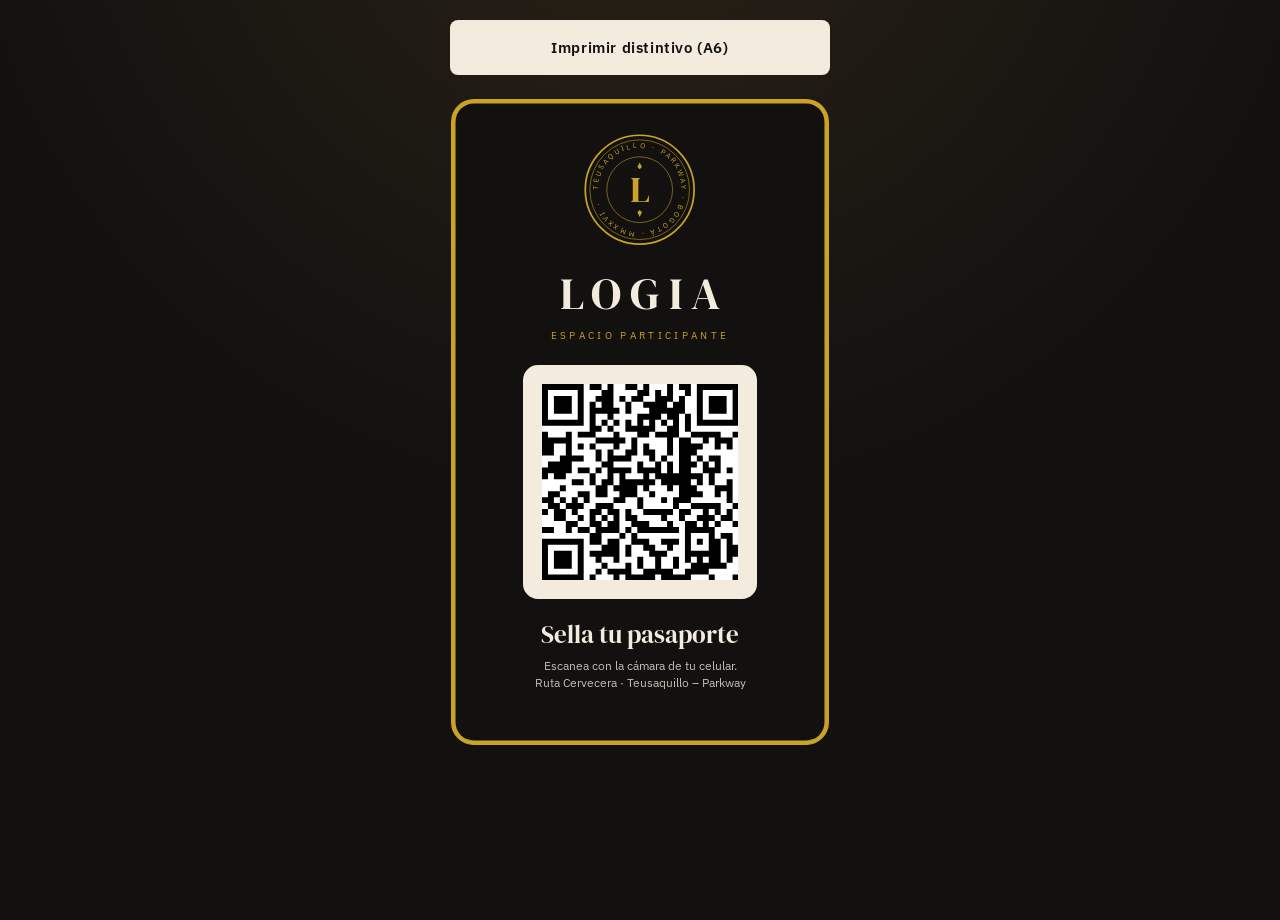
<file: distintivo.html>
<!DOCTYPE html>
<html lang="es">
<head>
  <meta charset="utf-8">
  <meta name="viewport" content="width=device-width, initial-scale=1">
  <title>Distintivo · LOGIA</title>
  <link rel="stylesheet" href="assets/logia.css">
  <style> @page { size: A6; margin: 0; } </style>
</head>
<body>
  <div class="no-print" style="max-width:420px;margin:20px auto 0;padding:0 20px">
    <button class="btn btn-claro" onclick="print()">Imprimir distintivo (A6)</button>
  </div>
  <div class="distintivo">
    <div style="width:30mm;margin:0 auto 3mm" id="em"></div>
    <div class="serif" id="marca" style="font-size:12mm;letter-spacing:.18em;padding-left:.18em">LOGIA</div>
    <div class="kicker" style="margin-top:1.5mm;font-size:2.6mm" id="tipo"></div>
    <div class="qrbox" id="qr"></div>
    <div class="serif" style="font-size:6.5mm">Sella tu pasaporte</div>
    <div style="font-size:3.2mm;opacity:.8;margin-top:1.5mm;line-height:1.45">Escanea con la cámara de tu celular.<br>Ruta Cervecera · Teusaquillo – Parkway</div>
    <div style="margin-top:5mm;font-size:3mm;letter-spacing:.3em;color:var(--oro)" id="local"></div>
  </div>
<script src="assets/qrcode.js"></script>
<script src="assets/logia.js"></script>
<script>
  var p = new URLSearchParams(location.search);
  var base = location.origin + location.pathname.replace(/[^/]*$/, '');
  document.getElementById('em').innerHTML = LOGIA.logoHTML();
  document.getElementById('marca').textContent = LOGIA.MARCA.nombre;
  document.getElementById('qr').innerHTML = LOGIA.qr(base + 'sello.html?v=' + encodeURIComponent(p.get('v') || '') + '&k=' + encodeURIComponent(p.get('k') || ''));
  document.getElementById('tipo').textContent = (p.get('d') || 'Espacio participante').toUpperCase();
  document.getElementById('local').textContent = (p.get('n') || '').toUpperCase();
</script>
</body>
</html>
</file>
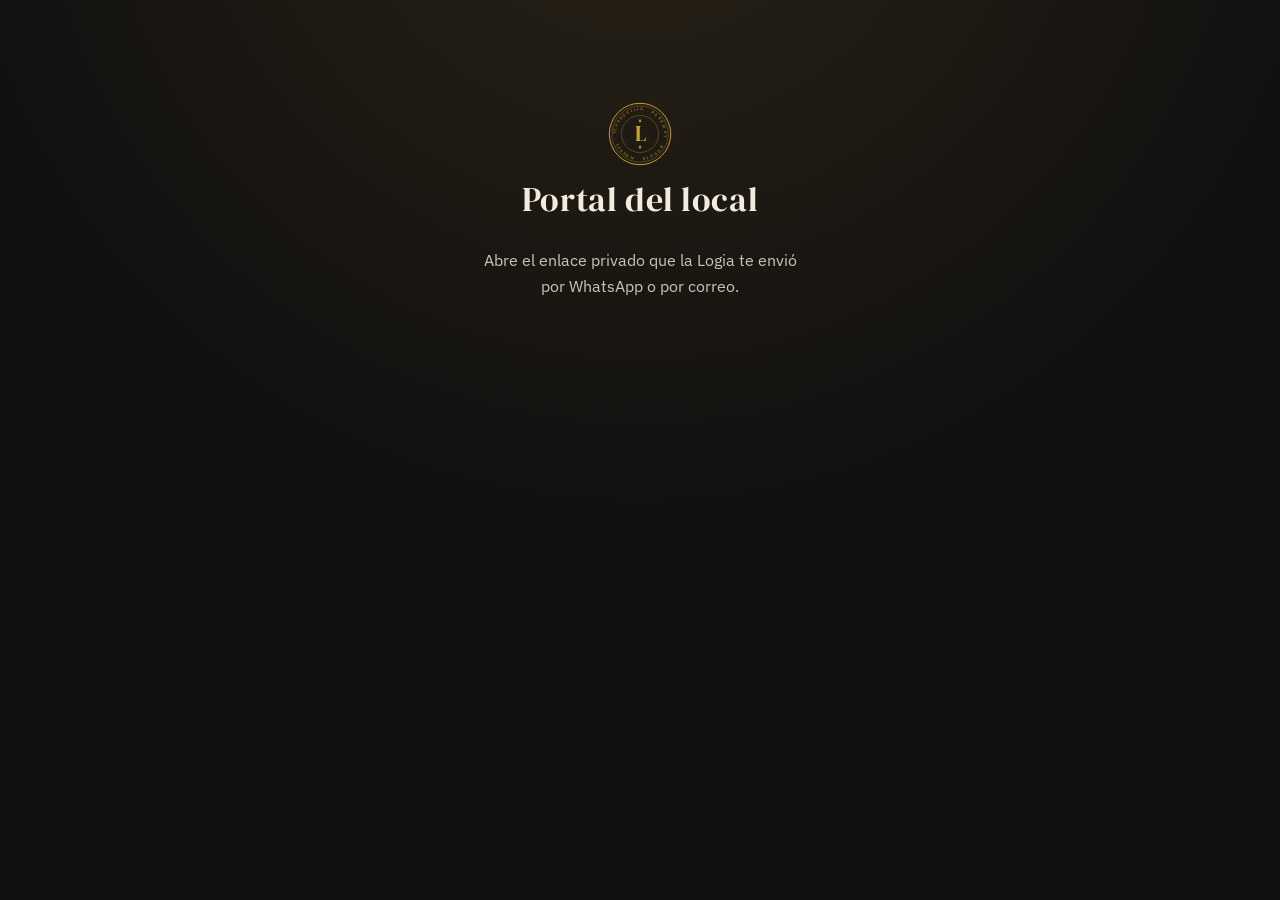
<file: local.html>
<!DOCTYPE html>
<html lang="es">
<head>
  <meta charset="utf-8">
  <meta name="viewport" content="width=device-width, initial-scale=1, viewport-fit=cover">
  <meta name="theme-color" content="#121110">
  <meta name="robots" content="noindex, nofollow">
  <title>Portal del local · LOGIA</title>
  <link rel="stylesheet" href="assets/logia.css">
</head>
<body>
<main class="portal">
  <div id="carga" style="text-align:center;padding:90px 0"><span class="spinner"></span><p class="nota">Abriendo tu portal…</p></div>

  <section id="error" class="oculto" style="text-align:center;padding-top:70px">
    <div class="emblema chico" id="emErr"></div>
    <h2 class="serif titulo">Portal del local</h2>
    <p class="lema" id="errTxt"></p>
  </section>

  <section id="contenido" class="oculto">
    <header class="p-cab">
      <div class="emblema chico" id="em"></div>
      <p class="kicker">PORTAL DEL LOCAL</p>
      <h1 class="p-nombre serif" id="nombre"></h1>
      <p class="p-sub"><span id="distintivo"></span> · <span id="direccion"></span></p>
    </header>

    <!-- Código de sello -->
    <section class="p-bloque p-qr">
      <div class="p-qr-img" id="qr"></div>
      <div>
        <h2>Tu código de sello</h2>
        <p>Los miembros lo escanean con la cámara del teléfono y sellan su pasaporte solos. Tu equipo no tiene que hacer nada.</p>
        <div id="wallet"></div>
        <a class="btn btn-linea" id="imprimir" href="#" target="_blank" rel="noopener">IMPRIMIR EL DISTINTIVO</a>
        <p class="nota">En el Wallet llevas el mismo código: si el distintivo impreso se daña, el cliente lo escanea desde tu teléfono.</p>
      </div>
    </section>

    <!-- Indicadores -->
    <section class="p-kpis" id="kpis"></section>

    <section class="p-bloque">
      <div class="p-tit"><h2>Visitas de los últimos 14 días</h2><small>Una visita es un sello en tu local</small></div>
      <div class="barras" id="gDias"></div>
    </section>

    <div class="p-dos">
      <section class="p-bloque">
        <div class="p-tit"><h2>Días con más movimiento</h2><small>Desde que estás en la ruta</small></div>
        <div class="barras barras-7" id="gSemana"></div>
      </section>
      <section class="p-bloque">
        <div class="p-tit"><h2>Horas con más movimiento</h2><small>Desde que estás en la ruta</small></div>
        <div class="barras barras-24" id="gHoras"></div>
      </section>
    </div>

    <!-- Comentarios -->
    <section class="p-bloque">
      <div class="p-tit"><h2>Lo que dicen los miembros</h2><small id="resumenResenas"></small></div>
      <div id="comentarios"></div>
      <p class="nota">Los comentarios son anónimos y también se publican en la página de la Logia.</p>
    </section>

    <p class="nota p-pie">Este enlace es tu acceso privado al portal. Guárdalo y no lo compartas fuera de tu equipo.</p>
  </section>
</main>
<script src="assets/qrcode.js"></script>
<script src="assets/logia.js"></script>
<script>
  var p = new URLSearchParams(location.search), V = p.get('v'), C = p.get('c');
  if (V && C) { try { localStorage.setItem('logia_portal', JSON.stringify({ v: V, c: C })); } catch (e) {} }
  else { try { var g = JSON.parse(localStorage.getItem('logia_portal') || 'null'); if (g) { V = g.v; C = g.c; } } catch (e) {} }

  var MESES = ['enero','febrero','marzo','abril','mayo','junio','julio','agosto','septiembre','octubre','noviembre','diciembre'];
  var DIAS = ['Lun','Mar','Mié','Jue','Vie','Sáb','Dom'];
  document.getElementById('em').innerHTML = LOGIA.emblema();
  document.getElementById('emErr').innerHTML = LOGIA.emblema();

  function error(t) {
    document.getElementById('carga').classList.add('oculto');
    document.getElementById('errTxt').textContent = t;
    document.getElementById('error').classList.remove('oculto');
  }

  function estrellas(n) {
    var s = '';
    for (var i = 1; i <= 5; i++) s += '<span class="' + (i <= Math.round(n) ? 'on' : '') + '">★</span>';
    return '<span class="estrellas" aria-label="' + n + ' de 5">' + s + '</span>';
  }

  // Barras de una sola serie: el valor exacto aparece al pasar el dedo o el cursor
  function barras(el, datos, etiquetas, nombre, mostrarCada) {
    var max = Math.max.apply(null, datos.concat([1]));
    el.innerHTML = datos.map(function (n, i) {
      var et = etiquetas[i];
      return '<div class="b" tabindex="0" title="' + et + ': ' + n + ' ' + nombre + '">' +
        '<span class="v">' + (n || '') + '</span>' +
        '<i style="height:' + (n ? Math.max(4, n / max * 100) : 0) + '%"></i>' +
        '<small>' + ((mostrarCada && i % mostrarCada) ? '' : et) + '</small></div>';
    }).join('');
  }

  function kpi(valor, titulo, detalle) {
    return '<div class="kpi"><b>' + valor + '</b><span>' + titulo + '</span>' + (detalle ? '<small>' + detalle + '</small>' : '') + '</div>';
  }

  if (!V || !C) error('Abre el enlace privado que la Logia te envió por WhatsApp o por correo.');
  else LOGIA.api('portal', { v: V, c: C }).then(function (r) {
    var e = r.estadisticas;
    document.title = r.nombre + ' · Portal del local · LOGIA';
    document.getElementById('nombre').textContent = r.nombre;
    document.getElementById('distintivo').textContent = r.distintivo;
    document.getElementById('direccion').textContent = r.direccion;
    document.getElementById('qr').innerHTML = LOGIA.qr(r.url_sello);
    document.getElementById('imprimir').href = 'distintivo.html?v=' + encodeURIComponent(r.id) + '&k=' + encodeURIComponent(r.clave) +
      '&n=' + encodeURIComponent(r.nombre) + '&d=' + encodeURIComponent(r.distintivo);
    var apple = r.apple ? '<a class="btn btn-wallet" href="' + r.apple + '">Agregar a Apple Wallet</a>' : '';
    var google = r.google ? '<a class="btn btn-wallet" href="' + r.google + '">Agregar a Google Wallet</a>' : '';
    document.getElementById('wallet').innerHTML = LOGIA.esIOS() ? apple : (/Android/i.test(navigator.userAgent) ? google : apple + google);

    var mes = MESES[new Date().getMonth()];
    var cambio = '';
    if (e.mesAnterior) {
      var pct = Math.round((e.mesActual - e.mesAnterior) / e.mesAnterior * 100);
      cambio = (pct >= 0 ? '▲ ' : '▼ ') + Math.abs(pct) + '% frente al mes anterior';
    } else if (e.mesActual) cambio = 'Primer mes con visitas';
    document.getElementById('kpis').innerHTML =
      kpi(e.mesActual, 'Visitas en ' + mes, cambio) +
      kpi(e.miembrosMes, 'Miembros en ' + mes, e.miembros + ' en total') +
      kpi(e.recurrentes, 'Miembros que repiten', 'Han vuelto más de una vez') +
      kpi(e.resenas ? e.promedio.toFixed(1) + ' ★' : '—', 'Calificación', e.resenas ? e.resenas + (e.resenas === 1 ? ' reseña' : ' reseñas') : 'Aún sin reseñas');

    barras(document.getElementById('gDias'), e.dias.map(function (d) { return d.n; }),
      e.dias.map(function (d) { return String(+d.f.slice(8, 10)) + ' ' + MESES[+d.f.slice(5, 7) - 1].slice(0, 3); }), 'visitas', 2);
    barras(document.getElementById('gSemana'), e.semana, DIAS, 'visitas');
    barras(document.getElementById('gHoras'), e.horas,
      e.horas.map(function (x, h) { return (h % 12 || 12) + (h < 12 ? 'a' : 'p'); }), 'visitas', 3);

    document.getElementById('resumenResenas').textContent = e.resenas ? e.promedio.toFixed(1) + ' de 5 · ' + e.resenas + (e.resenas === 1 ? ' reseña' : ' reseñas') : '';
    document.getElementById('comentarios').innerHTML = r.comentarios.length ? r.comentarios.map(function (c) {
      return '<div class="coment">' + estrellas(c.estrellas) + '<small>' + LOGIA.fechaCorta(c.fecha) + '</small>' +
        (c.texto ? '<p>' + LOGIA.esc(c.texto) + '</p>' : '') + '</div>';
    }).join('') : '<p class="nota">Cuando los miembros califiquen tu local después de sellar, sus comentarios aparecen aquí.</p>';

    document.getElementById('carga').classList.add('oculto');
    document.getElementById('contenido').classList.remove('oculto');
  }).catch(function (x) { error(x.message); });
</script>
</body>
</html>
</file>
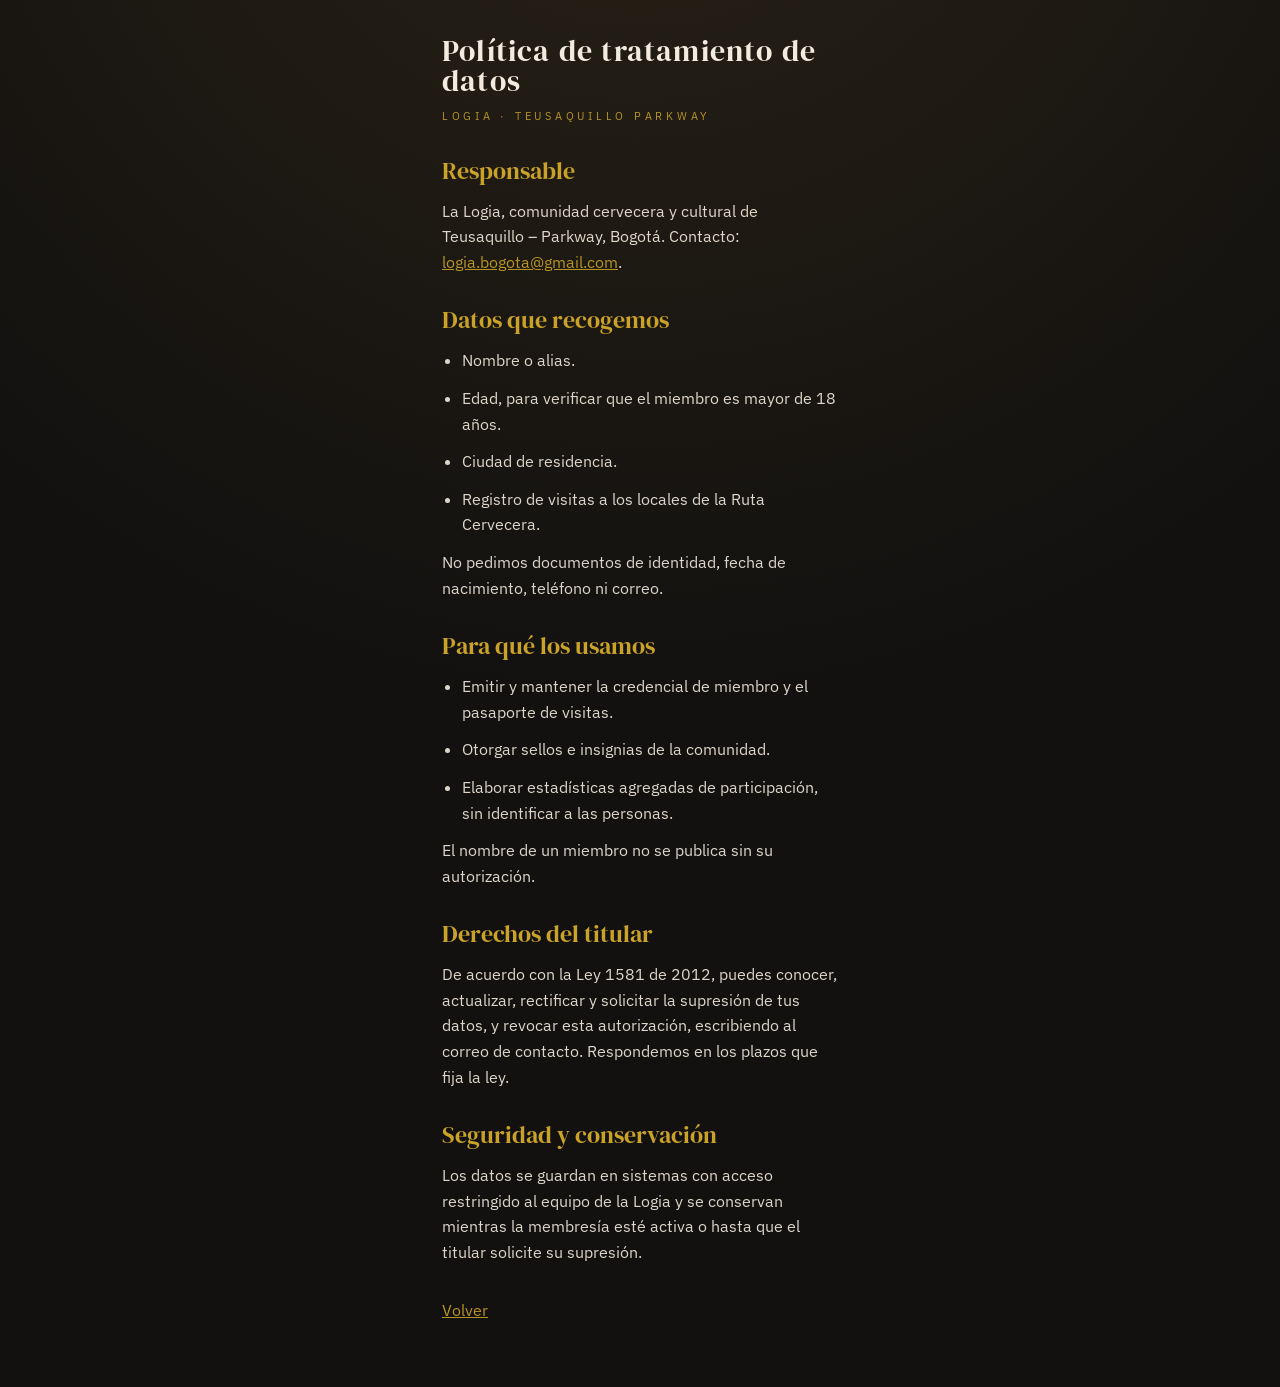
<file: privacidad.html>
<!DOCTYPE html>
<html lang="es">
<head>
  <meta charset="utf-8">
  <meta name="viewport" content="width=device-width, initial-scale=1">
  <title>Política de tratamiento de datos · LOGIA</title>
  <link rel="stylesheet" href="assets/logia.css">
  <style> .wrap p, .wrap li { line-height: 1.6; opacity: .9; margin-top: 12px; } h2 { font-family: 'DM Serif Display', serif; font-weight: 400; margin-top: 28px; color: var(--oro); } ul { padding-left: 20px; } </style>
</head>
<body>
<main class="wrap">
  <h1 style="font-size:30px;letter-spacing:.04em;text-align:left;padding:0">Política de tratamiento de datos</h1>
  <p class="kicker" style="text-align:left">LOGIA · TEUSAQUILLO PARKWAY</p>

  <h2>Responsable</h2>
  <p>La Logia, comunidad cervecera y cultural de Teusaquillo – Parkway, Bogotá. Contacto: <a id="mail" href="#"></a>.</p>

  <h2>Datos que recogemos</h2>
  <ul>
    <li>Nombre o alias.</li>
    <li>Edad, para verificar que el miembro es mayor de 18 años.</li>
    <li>Ciudad de residencia.</li>
    <li>Registro de visitas a los locales de la Ruta Cervecera.</li>
  </ul>
  <p>No pedimos documentos de identidad, fecha de nacimiento, teléfono ni correo.</p>

  <h2>Para qué los usamos</h2>
  <ul>
    <li>Emitir y mantener la credencial de miembro y el pasaporte de visitas.</li>
    <li>Otorgar sellos e insignias de la comunidad.</li>
    <li>Elaborar estadísticas agregadas de participación, sin identificar a las personas.</li>
  </ul>
  <p>El nombre de un miembro no se publica sin su autorización.</p>

  <h2>Derechos del titular</h2>
  <p>De acuerdo con la Ley 1581 de 2012, puedes conocer, actualizar, rectificar y solicitar la supresión de tus datos, y revocar esta autorización, escribiendo al correo de contacto. Respondemos en los plazos que fija la ley.</p>

  <h2>Seguridad y conservación</h2>
  <p>Los datos se guardan en sistemas con acceso restringido al equipo de la Logia y se conservan mientras la membresía esté activa o hasta que el titular solicite su supresión.</p>

  <p style="margin-top:32px"><a href="index.html">Volver</a></p>
</main>
<script src="assets/logia.js"></script>
<script> var a = document.getElementById('mail'); a.textContent = LOGIA.CONTACTO; a.href = 'mailto:' + LOGIA.CONTACTO; </script>
</body>
</html>
</file>
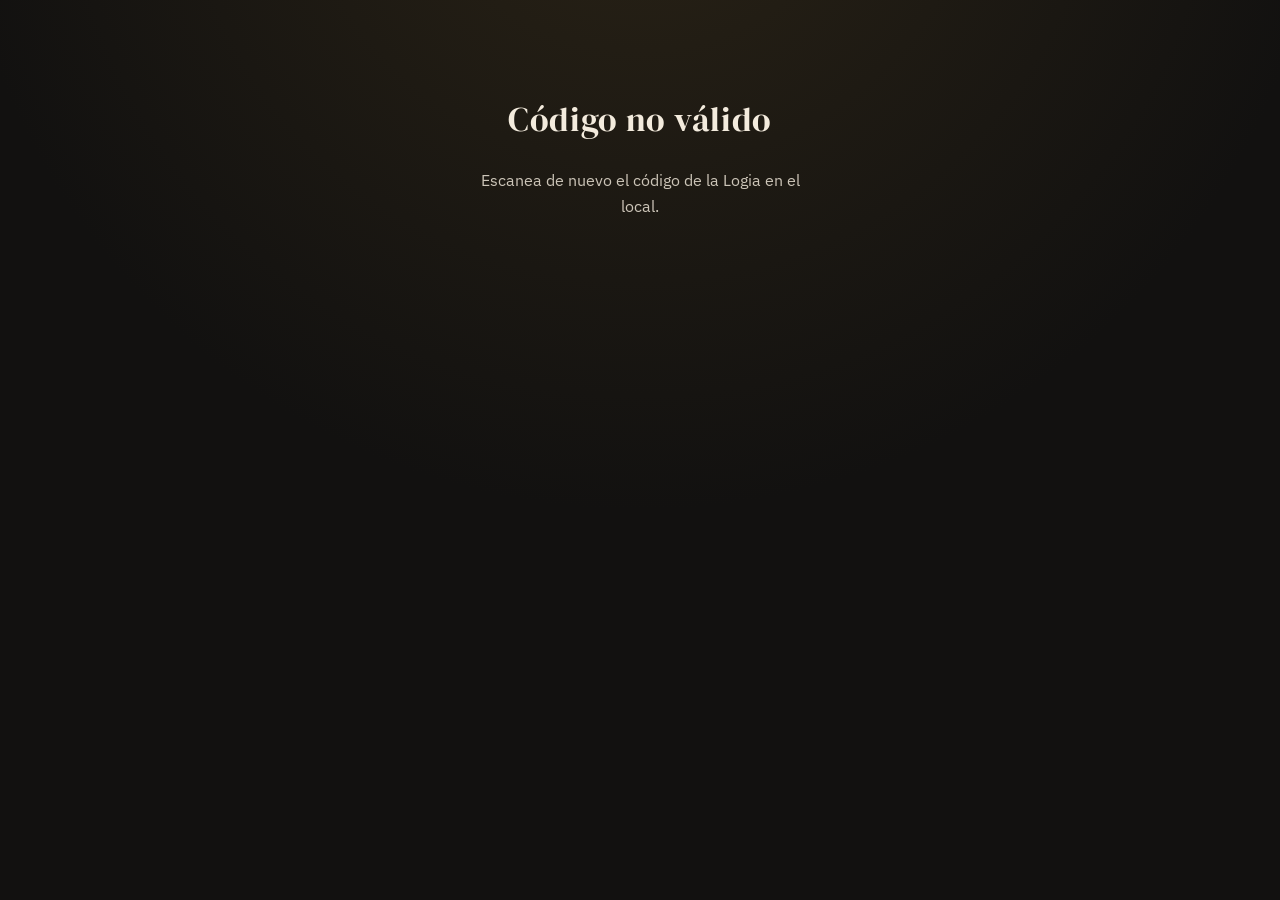
<file: sello.html>
<!DOCTYPE html>
<html lang="es">
<head>
  <meta charset="utf-8">
  <meta name="viewport" content="width=device-width, initial-scale=1, viewport-fit=cover">
  <meta name="theme-color" content="#121110">
  <title>Sella tu pasaporte · LOGIA</title>
  <link rel="stylesheet" href="assets/leaflet/leaflet.css">
  <link rel="stylesheet" href="assets/logia.css">
</head>
<body>
<main class="wrap">
  <div id="carga" style="text-align:center;padding:80px 0"><span class="spinner"></span><p class="nota">Sellando tu pasaporte…</p></div>

  <!-- Sellado -->
  <section id="ok" class="oculto" style="text-align:center">
    <p class="kicker" id="okTitulo">PASAPORTE SELLADO</p>
    <div class="sello-grande" id="sello"></div>
    <h2 class="serif titulo" id="okLocal"></h2>
    <p class="lema" id="okTexto" style="margin:12px auto 22px"></p>
    <div class="calificar" id="calificar">
      <p id="calTxt">¿Cómo te pareció este lugar?</p>
      <div class="elegir" id="elegir"></div>
      <div id="calMas" class="oculto">
        <textarea id="calTexto" maxlength="280" placeholder="Cuéntale a la comunidad qué tomaste o qué te gustó (opcional)"></textarea>
        <button class="btn btn-rojo" id="calEnviar">PUBLICAR</button>
      </div>
      <small id="calNota">Tu comentario es anónimo y se publica en la página de la Logia.</small>
      <p id="calErr" class="error"></p>
    </div>
    <div class="al-wallet oculto" id="alWallet">
      <p id="alWalletTxt">Abriendo tu pasaporte en el Wallet…</p>
      <a class="btn btn-claro" id="alWalletBtn" href="#">VER MI PASAPORTE EN WALLET</a>
      <button class="enlace-sutil" id="alWalletNo">Quedarme aquí</button>
    </div>
    <div id="tarjeta" style="text-align:left"></div>
  </section>

  <!-- No identificado -->
  <section id="quien" class="oculto">
    <div class="emblema" id="em"></div>
    <p class="kicker">ESTÁS EN</p>
    <h2 class="serif titulo" id="qLocal" style="margin-top:8px"></h2>
    <p class="lema">Sella tu pasaporte de la Ruta Cervecera.</p>
    <a class="btn btn-rojo" id="qUnirme" href="index.html?unirme=1">UNIRME Y RECIBIR MI SELLO</a>
    <button class="btn btn-linea" onclick="document.getElementById('qForm').classList.toggle('oculto')">Ya soy miembro</button>
    <div id="qForm" class="oculto">
      <label for="rm">NÚMERO DE MIEMBRO</label>
      <input id="rm" placeholder="LG-0001" autocapitalize="characters">
      <label for="rc">CÓDIGO DE TU TARJETA</label>
      <input id="rc" maxlength="6" autocapitalize="characters">
      <button class="btn btn-rojo" style="margin-top:20px" id="rb">SELLAR</button>
    </div>
    <p id="err" class="error"></p>
  </section>

  <section id="malo" class="oculto" style="text-align:center;padding-top:60px">
    <h2 class="serif titulo">Código no válido</h2>
    <p class="lema">Escanea de nuevo el código de la Logia en el local.</p>
  </section>
</main>
<script src="assets/qrcode.js"></script>
<script src="assets/leaflet/leaflet.js"></script>
<script src="assets/logia.js"></script>
<script>
  var p = new URLSearchParams(location.search), V = p.get('v'), K = p.get('k');
  document.getElementById('em').innerHTML = LOGIA.emblema();
  function solo(id) { ['carga', 'ok', 'quien', 'malo'].forEach(function (s) { document.getElementById(s).classList.toggle('oculto', s !== id); }); }

  function punto(t) { return /\.$/.test(t) ? t : t + '.'; }

  function sellar(id) {
    solo('carga');
    LOGIA.api('sellar', { m: id.m, t: id.t, v: V, k: K }).then(function (r) {
      var c = r.credencial, hechos = c.locales.filter(function (l) { return l.visitado; }).length;
      var primera = r.primera !== undefined ? r.primera : r.nuevo;
      var sello = document.getElementById('sello');
      sello.innerHTML = LOGIA.selloSVG(r.local, String(r.desde || r.fecha).slice(0, 10));
      sello.classList.toggle('repetido', !primera);
      document.getElementById('okTitulo').textContent = primera ? 'PASAPORTE SELLADO' : 'ESTE LUGAR YA ESTÁ EN TU PASAPORTE';
      document.getElementById('okLocal').textContent = r.local;
      var avance = hechos === c.locales.length
        ? '¡Completaste la Ruta Cervecera! Eres Explorador de la Logia.'
        : 'Llevas ' + hechos + ' de ' + c.locales.length + ' sellos en la Ruta Cervecera.';
      document.getElementById('okTexto').textContent = primera ? avance
        : punto('Lo sellaste el ' + LOGIA.fechaHora(r.desde)) + ' ' + punto('Podrás sellarlo de nuevo desde el ' + LOGIA.fechaHora(r.vence)) + ' ' + avance;
      document.getElementById('tarjeta').innerHTML = LOGIA.tarjeta(c);
      LOGIA.activarMapas();
      if (primera && navigator.vibrate) navigator.vibrate(60);
      solo('ok');
      calificar(id);
      irAlWallet(c);
    }).catch(function (e) {
      if (/credencial/i.test(e.message)) { try { localStorage.removeItem('logia_id'); } catch (x) {} preguntar(); }
      else solo('malo');
    });
  }

  // Después de sellar:
  // - si el pase ya está en el Wallet de este teléfono, abre el Wallet solo (con opción de quedarse);
  // - si no está, muestra el botón para agregarlo y no redirige a ninguna parte.
  var temporizador = null;
  function irAlWallet(c) {
    var url = LOGIA.enlaceWallet(c);
    if (!url) return;
    var caja = document.getElementById('alWallet'), txt = document.getElementById('alWalletTxt'),
        btn = document.getElementById('alWalletBtn'), no = document.getElementById('alWalletNo');
    caja.classList.remove('oculto');

    if (LOGIA.tieneWallet(c)) {
      btn.textContent = 'ABRIR MI WALLET';
      btn.href = '#';
      btn.onclick = function (e) { e.preventDefault(); clearInterval(temporizador); LOGIA.abrirWallet(c); };
      var s = 2;
      txt.textContent = 'Abriendo tu Wallet en ' + s + '…';
      temporizador = setInterval(function () {
        s--;
        if (s <= 0) { clearInterval(temporizador); txt.textContent = 'Tu pasaporte está actualizado en tu Wallet.'; no.remove(); LOGIA.abrirWallet(c); }
        else txt.textContent = 'Abriendo tu Wallet en ' + s + '…';
      }, 1000);
      no.textContent = 'Quedarme aquí';
      no.onclick = function () { clearInterval(temporizador); txt.textContent = 'Tu pasaporte está actualizado en tu Wallet.'; this.remove(); };
      return;
    }

    txt.textContent = 'Guarda tu pasaporte en el Wallet para tenerlo siempre a mano.';
    btn.textContent = LOGIA.esIOS() ? 'AGREGAR A APPLE WALLET' : 'AGREGAR A GOOGLE WALLET';
    btn.href = url;
    btn.onclick = function () { LOGIA.marcarWallet(c); };
    no.textContent = 'Ya lo tengo en mi Wallet';
    no.onclick = function () { LOGIA.marcarWallet(c); this.remove(); txt.textContent = 'Listo. La próxima vez abriremos tu Wallet directamente.'; btn.textContent = 'ABRIR MI WALLET'; btn.href = '#'; btn.onclick = function (e) { e.preventDefault(); LOGIA.abrirWallet(c); }; };
  }

  // Calificación anónima del local: de 1 a 5 estrellas y un comentario opcional
  function calificar(id) {
    var elegido = 0, el = document.getElementById('elegir');
    el.innerHTML = [1, 2, 3, 4, 5].map(function (n) { return '<button type="button" data-n="' + n + '" aria-label="' + n + ' estrellas">★</button>'; }).join('');
    el.querySelectorAll('button').forEach(function (b) {
      b.onclick = function () {
        elegido = +b.getAttribute('data-n');
        el.querySelectorAll('button').forEach(function (x) { x.classList.toggle('on', +x.getAttribute('data-n') <= elegido); });
        document.getElementById('calMas').classList.remove('oculto');
        if (temporizador) {
          clearInterval(temporizador); temporizador = null;
          var no = document.getElementById('alWalletNo'); if (no) no.remove();
          document.getElementById('alWalletTxt').textContent = 'Cuando termines, abre tu pasaporte en el Wallet.';
        }
      };
    });
    document.getElementById('calEnviar').onclick = function () {
      var btn = this, err = document.getElementById('calErr');
      err.textContent = ''; btn.disabled = true; btn.innerHTML = '<span class="spinner"></span>';
      LOGIA.api('comentar', { m: id.m, t: id.t, v: V, estrellas: elegido, texto: document.getElementById('calTexto').value })
        .then(function () {
          document.getElementById('calificar').innerHTML = '<p style="margin:0">Gracias. Tu calificación quedó publicada.</p>';
        })
        .catch(function (e) { err.textContent = e.message; btn.disabled = false; btn.textContent = 'PUBLICAR'; });
    };
  }

  function preguntar() {
    LOGIA.api('local', { v: V, k: K }).then(function (l) {
      document.getElementById('qLocal').textContent = l.nombre;
      try { localStorage.setItem('logia_pendiente', JSON.stringify({ v: V, k: K })); } catch (e) {}
      solo('quien');
    }).catch(function () { solo('malo'); });
  }

  document.getElementById('rb').onclick = function () {
    var err = document.getElementById('err'); err.textContent = '';
    LOGIA.api('recuperar', { m: document.getElementById('rm').value, codigo: document.getElementById('rc').value })
      .then(function (r) { LOGIA.guardar(r.m, r.t); try { localStorage.removeItem('logia_pendiente'); } catch (e) {} sellar(r); })
      .catch(function (e) { err.textContent = e.message; });
  };

  if (!V || !K) solo('malo');
  else { var id = LOGIA.identidad(); if (id) sellar(id); else preguntar(); }
</script>
</body>
</html>
</file>
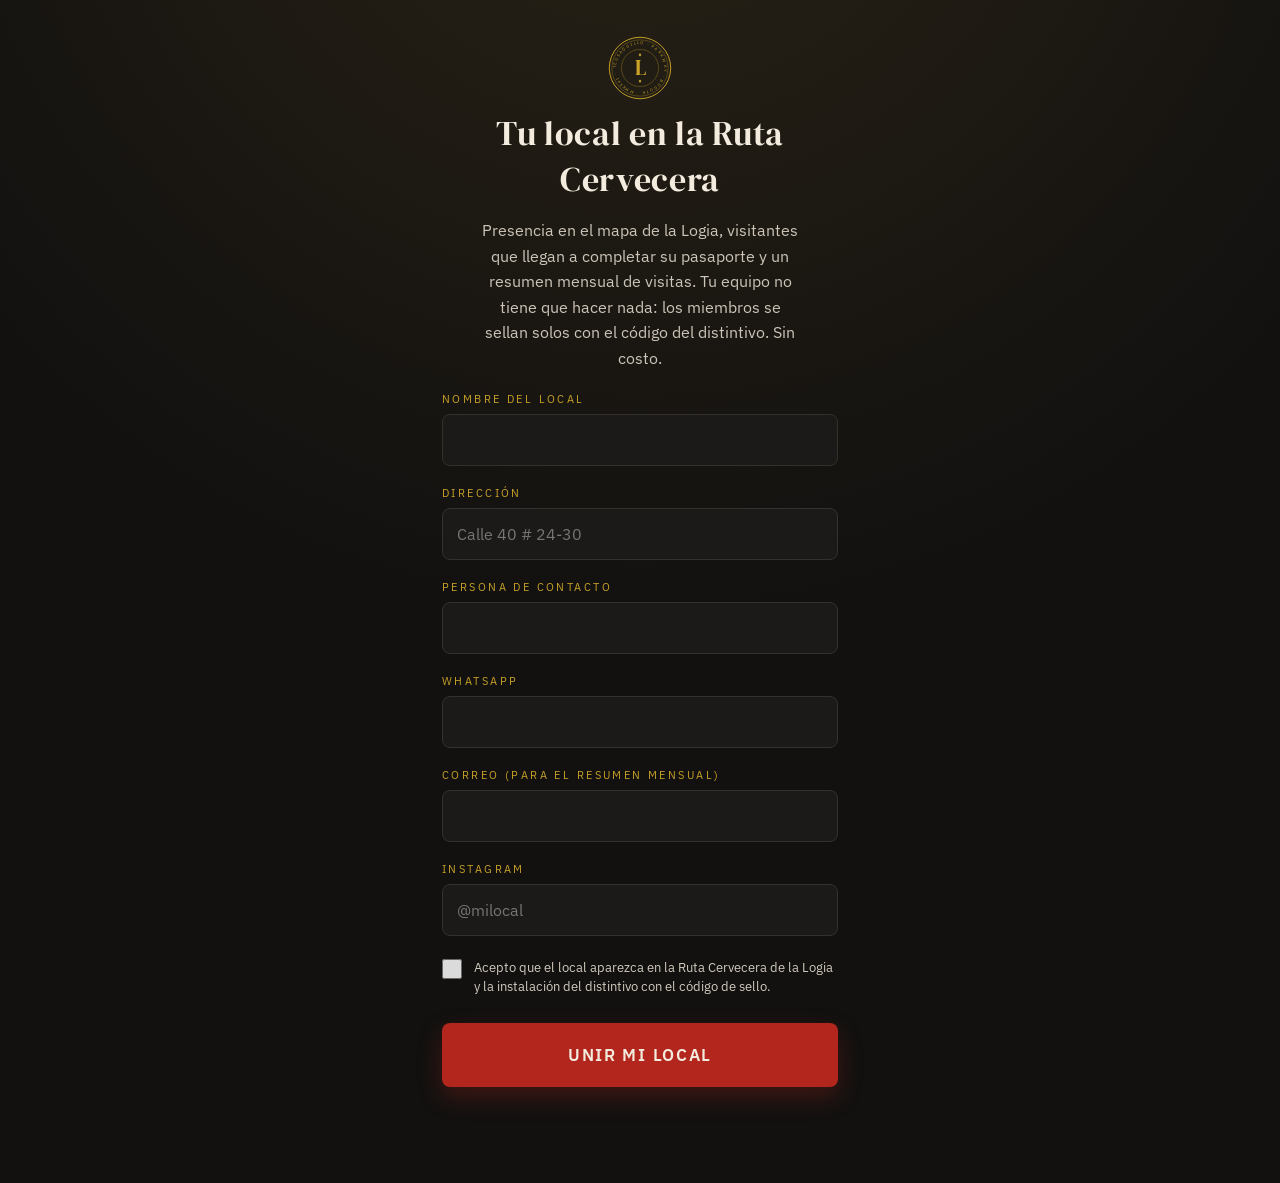
<file: unir-local.html>
<!DOCTYPE html>
<html lang="es">
<head>
  <meta charset="utf-8">
  <meta name="viewport" content="width=device-width, initial-scale=1, viewport-fit=cover">
  <meta name="theme-color" content="#121110">
  <title>Unir mi local · LOGIA</title>
  <link rel="stylesheet" href="assets/logia.css">
</head>
<body>
<main class="wrap">
  <section id="form">
    <div class="emblema chico" id="em"></div>
    <h2 class="serif titulo">Tu local en la Ruta Cervecera</h2>
    <p class="lema" style="margin:16px auto 8px">Presencia en el mapa de la Logia, visitantes que llegan a completar su pasaporte y un resumen mensual de visitas. Tu equipo no tiene que hacer nada: los miembros se sellan solos con el código del distintivo. Sin costo.</p>
    <form id="f">
      <label for="nombre">NOMBRE DEL LOCAL</label><input id="nombre" maxlength="60" required>
      <label for="direccion">DIRECCIÓN</label><input id="direccion" maxlength="100" placeholder="Calle 40 # 24-30" required>
      <label for="contacto">PERSONA DE CONTACTO</label><input id="contacto" maxlength="60" required>
      <label for="whatsapp">WHATSAPP</label><input id="whatsapp" type="tel" inputmode="tel" maxlength="20" required>
      <label for="email">CORREO (PARA EL RESUMEN MENSUAL)</label><input id="email" type="email" maxlength="80">
      <label for="instagram">INSTAGRAM</label><input id="instagram" maxlength="40" placeholder="@milocal">
      <div class="check"><input id="acepta" type="checkbox" required>
        <span>Acepto que el local aparezca en la Ruta Cervecera de la Logia y la instalación del distintivo con el código de sello.</span></div>
      <button id="enviar" class="btn btn-rojo" type="submit">UNIR MI LOCAL</button>
      <p id="err" class="error"></p>
    </form>
  </section>
  <section id="gracias" class="oculto" style="text-align:center;padding-top:40px">
    <div class="emblema" id="em2"></div>
    <h2 class="serif titulo">Gracias</h2>
    <p class="lema">El equipo de la Logia te escribe por WhatsApp para coordinar la instalación del distintivo. Después de eso, tu local queda en la ruta.</p>
  </section>
</main>
<script src="assets/logia.js"></script>
<script>
  document.getElementById('em').innerHTML = LOGIA.emblema();
  document.getElementById('em2').innerHTML = LOGIA.emblema();
  document.getElementById('f').addEventListener('submit', function (ev) {
    ev.preventDefault();
    var b = document.getElementById('enviar'), err = document.getElementById('err');
    var v = function (i) { return document.getElementById(i).value; };
    err.textContent = ''; b.disabled = true; b.innerHTML = '<span class="spinner"></span>';
    LOGIA.api('altaLocal', { nombre: v('nombre'), direccion: v('direccion'), contacto: v('contacto'), whatsapp: v('whatsapp'),
                             email: v('email'), instagram: v('instagram'), acepta: document.getElementById('acepta').checked })
      .then(function () { document.getElementById('form').classList.add('oculto'); document.getElementById('gracias').classList.remove('oculto'); })
      .catch(function (e) { b.disabled = false; b.textContent = 'UNIR MI LOCAL'; err.textContent = e.message; });
  });
</script>
</body>
</html>
</file>
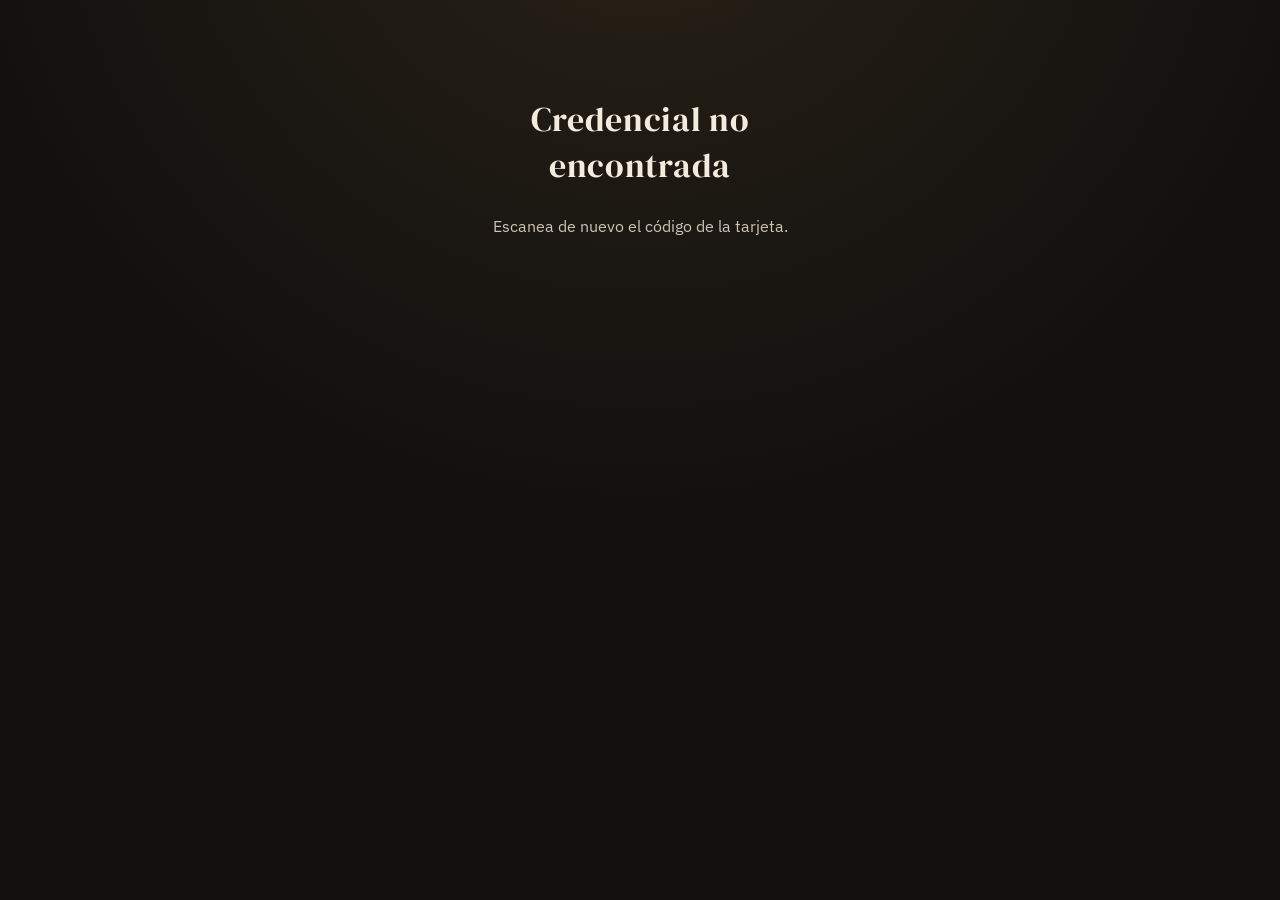
<file: ver.html>
<!DOCTYPE html>
<html lang="es">
<head>
  <meta charset="utf-8">
  <meta name="viewport" content="width=device-width, initial-scale=1, viewport-fit=cover">
  <meta name="theme-color" content="#121110">
  <meta name="robots" content="noindex">
  <title>Miembro de la Logia · LOGIA</title>
  <link rel="stylesheet" href="assets/leaflet/leaflet.css">
  <link rel="stylesheet" href="assets/logia.css">
</head>
<body>
<main class="wrap">
  <div id="carga" style="text-align:center;padding:80px 0"><span class="spinner"></span></div>
  <div id="contenido" class="oculto">
    <p class="publica-nota">MIEMBRO DE LA LOGIA</p>
    <div id="tarjeta"></div>
    <a class="btn btn-rojo" style="margin-top:24px" href="index.html?unirme=1">UNIRME A LA COMUNIDAD</a>
  </div>
  <section id="malo" class="oculto" style="text-align:center;padding-top:60px">
    <h2 class="serif titulo">Credencial no encontrada</h2>
    <p class="lema">Escanea de nuevo el código de la tarjeta.</p>
  </section>
</main>
<script src="assets/qrcode.js"></script>
<script src="assets/leaflet/leaflet.js"></script>
<script src="assets/logia.js"></script>
<script>
  var p = new URLSearchParams(location.search).get('p');
  function mostrar(id) { ['carga', 'contenido', 'malo'].forEach(function (s) { document.getElementById(s).classList.toggle('oculto', s !== id); }); }
  if (!p) mostrar('malo');
  else LOGIA.api('publica', { p: p }).then(function (c) {
    document.getElementById('tarjeta').innerHTML = LOGIA.tarjeta(c);
    LOGIA.activarMapas();
    mostrar('contenido');
  }).catch(function () { mostrar('malo'); });
</script>
</body>
</html>
</file>
<file: assets/leaflet/leaflet.css>
/* required styles */

.leaflet-pane,
.leaflet-tile,
.leaflet-marker-icon,
.leaflet-marker-shadow,
.leaflet-tile-container,
.leaflet-pane > svg,
.leaflet-pane > canvas,
.leaflet-zoom-box,
.leaflet-image-layer,
.leaflet-layer {
	position: absolute;
	left: 0;
	top: 0;
	}
.leaflet-container {
	overflow: hidden;
	}
.leaflet-tile,
.leaflet-marker-icon,
.leaflet-marker-shadow {
	-webkit-user-select: none;
	   -moz-user-select: none;
	        user-select: none;
	  -webkit-user-drag: none;
	}
/* Prevents IE11 from highlighting tiles in blue */
.leaflet-tile::selection {
	background: transparent;
}
/* Safari renders non-retina tile on retina better with this, but Chrome is worse */
.leaflet-safari .leaflet-tile {
	image-rendering: -webkit-optimize-contrast;
	}
/* hack that prevents hw layers "stretching" when loading new tiles */
.leaflet-safari .leaflet-tile-container {
	width: 1600px;
	height: 1600px;
	-webkit-transform-origin: 0 0;
	}
.leaflet-marker-icon,
.leaflet-marker-shadow {
	display: block;
	}
/* .leaflet-container svg: reset svg max-width decleration shipped in Joomla! (joomla.org) 3.x */
/* .leaflet-container img: map is broken in FF if you have max-width: 100% on tiles */
.leaflet-container .leaflet-overlay-pane svg {
	max-width: none !important;
	max-height: none !important;
	}
.leaflet-container .leaflet-marker-pane img,
.leaflet-container .leaflet-shadow-pane img,
.leaflet-container .leaflet-tile-pane img,
.leaflet-container img.leaflet-image-layer,
.leaflet-container .leaflet-tile {
	max-width: none !important;
	max-height: none !important;
	width: auto;
	padding: 0;
	}

.leaflet-container img.leaflet-tile {
	/* See: https://bugs.chromium.org/p/chromium/issues/detail?id=600120 */
	mix-blend-mode: plus-lighter;
}

.leaflet-container.leaflet-touch-zoom {
	-ms-touch-action: pan-x pan-y;
	touch-action: pan-x pan-y;
	}
.leaflet-container.leaflet-touch-drag {
	-ms-touch-action: pinch-zoom;
	/* Fallback for FF which doesn't support pinch-zoom */
	touch-action: none;
	touch-action: pinch-zoom;
}
.leaflet-container.leaflet-touch-drag.leaflet-touch-zoom {
	-ms-touch-action: none;
	touch-action: none;
}
.leaflet-container {
	-webkit-tap-highlight-color: transparent;
}
.leaflet-container a {
	-webkit-tap-highlight-color: rgba(51, 181, 229, 0.4);
}
.leaflet-tile {
	filter: inherit;
	visibility: hidden;
	}
.leaflet-tile-loaded {
	visibility: inherit;
	}
.leaflet-zoom-box {
	width: 0;
	height: 0;
	-moz-box-sizing: border-box;
	     box-sizing: border-box;
	z-index: 800;
	}
/* workaround for https://bugzilla.mozilla.org/show_bug.cgi?id=888319 */
.leaflet-overlay-pane svg {
	-moz-user-select: none;
	}

.leaflet-pane         { z-index: 400; }

.leaflet-tile-pane    { z-index: 200; }
.leaflet-overlay-pane { z-index: 400; }
.leaflet-shadow-pane  { z-index: 500; }
.leaflet-marker-pane  { z-index: 600; }
.leaflet-tooltip-pane   { z-index: 650; }
.leaflet-popup-pane   { z-index: 700; }

.leaflet-map-pane canvas { z-index: 100; }
.leaflet-map-pane svg    { z-index: 200; }

.leaflet-vml-shape {
	width: 1px;
	height: 1px;
	}
.lvml {
	behavior: url(#default#VML);
	display: inline-block;
	position: absolute;
	}


/* control positioning */

.leaflet-control {
	position: relative;
	z-index: 800;
	pointer-events: visiblePainted; /* IE 9-10 doesn't have auto */
	pointer-events: auto;
	}
.leaflet-top,
.leaflet-bottom {
	position: absolute;
	z-index: 1000;
	pointer-events: none;
	}
.leaflet-top {
	top: 0;
	}
.leaflet-right {
	right: 0;
	}
.leaflet-bottom {
	bottom: 0;
	}
.leaflet-left {
	left: 0;
	}
.leaflet-control {
	float: left;
	clear: both;
	}
.leaflet-right .leaflet-control {
	float: right;
	}
.leaflet-top .leaflet-control {
	margin-top: 10px;
	}
.leaflet-bottom .leaflet-control {
	margin-bottom: 10px;
	}
.leaflet-left .leaflet-control {
	margin-left: 10px;
	}
.leaflet-right .leaflet-control {
	margin-right: 10px;
	}


/* zoom and fade animations */

.leaflet-fade-anim .leaflet-popup {
	opacity: 0;
	-webkit-transition: opacity 0.2s linear;
	   -moz-transition: opacity 0.2s linear;
	        transition: opacity 0.2s linear;
	}
.leaflet-fade-anim .leaflet-map-pane .leaflet-popup {
	opacity: 1;
	}
.leaflet-zoom-animated {
	-webkit-transform-origin: 0 0;
	    -ms-transform-origin: 0 0;
	        transform-origin: 0 0;
	}
svg.leaflet-zoom-animated {
	will-change: transform;
}

.leaflet-zoom-anim .leaflet-zoom-animated {
	-webkit-transition: -webkit-transform 0.25s cubic-bezier(0,0,0.25,1);
	   -moz-transition:    -moz-transform 0.25s cubic-bezier(0,0,0.25,1);
	        transition:         transform 0.25s cubic-bezier(0,0,0.25,1);
	}
.leaflet-zoom-anim .leaflet-tile,
.leaflet-pan-anim .leaflet-tile {
	-webkit-transition: none;
	   -moz-transition: none;
	        transition: none;
	}

.leaflet-zoom-anim .leaflet-zoom-hide {
	visibility: hidden;
	}


/* cursors */

.leaflet-interactive {
	cursor: pointer;
	}
.leaflet-grab {
	cursor: -webkit-grab;
	cursor:    -moz-grab;
	cursor:         grab;
	}
.leaflet-crosshair,
.leaflet-crosshair .leaflet-interactive {
	cursor: crosshair;
	}
.leaflet-popup-pane,
.leaflet-control {
	cursor: auto;
	}
.leaflet-dragging .leaflet-grab,
.leaflet-dragging .leaflet-grab .leaflet-interactive,
.leaflet-dragging .leaflet-marker-draggable {
	cursor: move;
	cursor: -webkit-grabbing;
	cursor:    -moz-grabbing;
	cursor:         grabbing;
	}

/* marker & overlays interactivity */
.leaflet-marker-icon,
.leaflet-marker-shadow,
.leaflet-image-layer,
.leaflet-pane > svg path,
.leaflet-tile-container {
	pointer-events: none;
	}

.leaflet-marker-icon.leaflet-interactive,
.leaflet-image-layer.leaflet-interactive,
.leaflet-pane > svg path.leaflet-interactive,
svg.leaflet-image-layer.leaflet-interactive path {
	pointer-events: visiblePainted; /* IE 9-10 doesn't have auto */
	pointer-events: auto;
	}

/* visual tweaks */

.leaflet-container {
	background: #ddd;
	outline-offset: 1px;
	}
.leaflet-container a {
	color: #0078A8;
	}
.leaflet-zoom-box {
	border: 2px dotted #38f;
	background: rgba(255,255,255,0.5);
	}


/* general typography */
.leaflet-container {
	font-family: "Helvetica Neue", Arial, Helvetica, sans-serif;
	font-size: 12px;
	font-size: 0.75rem;
	line-height: 1.5;
	}


/* general toolbar styles */

.leaflet-bar {
	box-shadow: 0 1px 5px rgba(0,0,0,0.65);
	border-radius: 4px;
	}
.leaflet-bar a {
	background-color: #fff;
	border-bottom: 1px solid #ccc;
	width: 26px;
	height: 26px;
	line-height: 26px;
	display: block;
	text-align: center;
	text-decoration: none;
	color: black;
	}
.leaflet-bar a,
.leaflet-control-layers-toggle {
	background-position: 50% 50%;
	background-repeat: no-repeat;
	display: block;
	}
.leaflet-bar a:hover,
.leaflet-bar a:focus {
	background-color: #f4f4f4;
	}
.leaflet-bar a:first-child {
	border-top-left-radius: 4px;
	border-top-right-radius: 4px;
	}
.leaflet-bar a:last-child {
	border-bottom-left-radius: 4px;
	border-bottom-right-radius: 4px;
	border-bottom: none;
	}
.leaflet-bar a.leaflet-disabled {
	cursor: default;
	background-color: #f4f4f4;
	color: #bbb;
	}

.leaflet-touch .leaflet-bar a {
	width: 30px;
	height: 30px;
	line-height: 30px;
	}
.leaflet-touch .leaflet-bar a:first-child {
	border-top-left-radius: 2px;
	border-top-right-radius: 2px;
	}
.leaflet-touch .leaflet-bar a:last-child {
	border-bottom-left-radius: 2px;
	border-bottom-right-radius: 2px;
	}

/* zoom control */

.leaflet-control-zoom-in,
.leaflet-control-zoom-out {
	font: bold 18px 'Lucida Console', Monaco, monospace;
	text-indent: 1px;
	}

.leaflet-touch .leaflet-control-zoom-in, .leaflet-touch .leaflet-control-zoom-out  {
	font-size: 22px;
	}


/* layers control */

.leaflet-control-layers {
	box-shadow: 0 1px 5px rgba(0,0,0,0.4);
	background: #fff;
	border-radius: 5px;
	}
.leaflet-control-layers-toggle {
	background-image: url(images/layers.png);
	width: 36px;
	height: 36px;
	}
.leaflet-retina .leaflet-control-layers-toggle {
	background-image: url(images/layers-2x.png);
	background-size: 26px 26px;
	}
.leaflet-touch .leaflet-control-layers-toggle {
	width: 44px;
	height: 44px;
	}
.leaflet-control-layers .leaflet-control-layers-list,
.leaflet-control-layers-expanded .leaflet-control-layers-toggle {
	display: none;
	}
.leaflet-control-layers-expanded .leaflet-control-layers-list {
	display: block;
	position: relative;
	}
.leaflet-control-layers-expanded {
	padding: 6px 10px 6px 6px;
	color: #333;
	background: #fff;
	}
.leaflet-control-layers-scrollbar {
	overflow-y: scroll;
	overflow-x: hidden;
	padding-right: 5px;
	}
.leaflet-control-layers-selector {
	margin-top: 2px;
	position: relative;
	top: 1px;
	}
.leaflet-control-layers label {
	display: block;
	font-size: 13px;
	font-size: 1.08333em;
	}
.leaflet-control-layers-separator {
	height: 0;
	border-top: 1px solid #ddd;
	margin: 5px -10px 5px -6px;
	}

/* Default icon URLs */
.leaflet-default-icon-path { /* used only in path-guessing heuristic, see L.Icon.Default */
	background-image: url(images/marker-icon.png);
	}


/* attribution and scale controls */

.leaflet-container .leaflet-control-attribution {
	background: #fff;
	background: rgba(255, 255, 255, 0.8);
	margin: 0;
	}
.leaflet-control-attribution,
.leaflet-control-scale-line {
	padding: 0 5px;
	color: #333;
	line-height: 1.4;
	}
.leaflet-control-attribution a {
	text-decoration: none;
	}
.leaflet-control-attribution a:hover,
.leaflet-control-attribution a:focus {
	text-decoration: underline;
	}
.leaflet-attribution-flag {
	display: inline !important;
	vertical-align: baseline !important;
	width: 1em;
	height: 0.6669em;
	}
.leaflet-left .leaflet-control-scale {
	margin-left: 5px;
	}
.leaflet-bottom .leaflet-control-scale {
	margin-bottom: 5px;
	}
.leaflet-control-scale-line {
	border: 2px solid #777;
	border-top: none;
	line-height: 1.1;
	padding: 2px 5px 1px;
	white-space: nowrap;
	-moz-box-sizing: border-box;
	     box-sizing: border-box;
	background: rgba(255, 255, 255, 0.8);
	text-shadow: 1px 1px #fff;
	}
.leaflet-control-scale-line:not(:first-child) {
	border-top: 2px solid #777;
	border-bottom: none;
	margin-top: -2px;
	}
.leaflet-control-scale-line:not(:first-child):not(:last-child) {
	border-bottom: 2px solid #777;
	}

.leaflet-touch .leaflet-control-attribution,
.leaflet-touch .leaflet-control-layers,
.leaflet-touch .leaflet-bar {
	box-shadow: none;
	}
.leaflet-touch .leaflet-control-layers,
.leaflet-touch .leaflet-bar {
	border: 2px solid rgba(0,0,0,0.2);
	background-clip: padding-box;
	}


/* popup */

.leaflet-popup {
	position: absolute;
	text-align: center;
	margin-bottom: 20px;
	}
.leaflet-popup-content-wrapper {
	padding: 1px;
	text-align: left;
	border-radius: 12px;
	}
.leaflet-popup-content {
	margin: 13px 24px 13px 20px;
	line-height: 1.3;
	font-size: 13px;
	font-size: 1.08333em;
	min-height: 1px;
	}
.leaflet-popup-content p {
	margin: 17px 0;
	margin: 1.3em 0;
	}
.leaflet-popup-tip-container {
	width: 40px;
	height: 20px;
	position: absolute;
	left: 50%;
	margin-top: -1px;
	margin-left: -20px;
	overflow: hidden;
	pointer-events: none;
	}
.leaflet-popup-tip {
	width: 17px;
	height: 17px;
	padding: 1px;

	margin: -10px auto 0;
	pointer-events: auto;

	-webkit-transform: rotate(45deg);
	   -moz-transform: rotate(45deg);
	    -ms-transform: rotate(45deg);
	        transform: rotate(45deg);
	}
.leaflet-popup-content-wrapper,
.leaflet-popup-tip {
	background: white;
	color: #333;
	box-shadow: 0 3px 14px rgba(0,0,0,0.4);
	}
.leaflet-container a.leaflet-popup-close-button {
	position: absolute;
	top: 0;
	right: 0;
	border: none;
	text-align: center;
	width: 24px;
	height: 24px;
	font: 16px/24px Tahoma, Verdana, sans-serif;
	color: #757575;
	text-decoration: none;
	background: transparent;
	}
.leaflet-container a.leaflet-popup-close-button:hover,
.leaflet-container a.leaflet-popup-close-button:focus {
	color: #585858;
	}
.leaflet-popup-scrolled {
	overflow: auto;
	}

.leaflet-oldie .leaflet-popup-content-wrapper {
	-ms-zoom: 1;
	}
.leaflet-oldie .leaflet-popup-tip {
	width: 24px;
	margin: 0 auto;

	-ms-filter: "progid:DXImageTransform.Microsoft.Matrix(M11=0.70710678, M12=0.70710678, M21=-0.70710678, M22=0.70710678)";
	filter: progid:DXImageTransform.Microsoft.Matrix(M11=0.70710678, M12=0.70710678, M21=-0.70710678, M22=0.70710678);
	}

.leaflet-oldie .leaflet-control-zoom,
.leaflet-oldie .leaflet-control-layers,
.leaflet-oldie .leaflet-popup-content-wrapper,
.leaflet-oldie .leaflet-popup-tip {
	border: 1px solid #999;
	}


/* div icon */

.leaflet-div-icon {
	background: #fff;
	border: 1px solid #666;
	}


/* Tooltip */
/* Base styles for the element that has a tooltip */
.leaflet-tooltip {
	position: absolute;
	padding: 6px;
	background-color: #fff;
	border: 1px solid #fff;
	border-radius: 3px;
	color: #222;
	white-space: nowrap;
	-webkit-user-select: none;
	-moz-user-select: none;
	-ms-user-select: none;
	user-select: none;
	pointer-events: none;
	box-shadow: 0 1px 3px rgba(0,0,0,0.4);
	}
.leaflet-tooltip.leaflet-interactive {
	cursor: pointer;
	pointer-events: auto;
	}
.leaflet-tooltip-top:before,
.leaflet-tooltip-bottom:before,
.leaflet-tooltip-left:before,
.leaflet-tooltip-right:before {
	position: absolute;
	pointer-events: none;
	border: 6px solid transparent;
	background: transparent;
	content: "";
	}

/* Directions */

.leaflet-tooltip-bottom {
	margin-top: 6px;
}
.leaflet-tooltip-top {
	margin-top: -6px;
}
.leaflet-tooltip-bottom:before,
.leaflet-tooltip-top:before {
	left: 50%;
	margin-left: -6px;
	}
.leaflet-tooltip-top:before {
	bottom: 0;
	margin-bottom: -12px;
	border-top-color: #fff;
	}
.leaflet-tooltip-bottom:before {
	top: 0;
	margin-top: -12px;
	margin-left: -6px;
	border-bottom-color: #fff;
	}
.leaflet-tooltip-left {
	margin-left: -6px;
}
.leaflet-tooltip-right {
	margin-left: 6px;
}
.leaflet-tooltip-left:before,
.leaflet-tooltip-right:before {
	top: 50%;
	margin-top: -6px;
	}
.leaflet-tooltip-left:before {
	right: 0;
	margin-right: -12px;
	border-left-color: #fff;
	}
.leaflet-tooltip-right:before {
	left: 0;
	margin-left: -12px;
	border-right-color: #fff;
	}

/* Printing */

@media print {
	/* Prevent printers from removing background-images of controls. */
	.leaflet-control {
		-webkit-print-color-adjust: exact;
		print-color-adjust: exact;
		}
	}
</file>
<file: assets/logia.css>
@import url('https://fonts.googleapis.com/css2?family=DM+Serif+Display:ital@0;1&family=IBM+Plex+Mono:wght@500&family=IBM+Plex+Sans:wght@400;500;600&display=swap');

:root {
  --negro: #121110; --carbon: #1B1A18; --linea: #34312C;
  --marfil: #F3EBDD; --papel: #EFE5D2; --tinta: #2A2622;
  --rojo: #B3261E; --oro: #C9A227; --oro-suave: #8E7524; --gris: #8C857A;
}
* { box-sizing: border-box; margin: 0; padding: 0; }
html { -webkit-text-size-adjust: 100%; }
body {
  background: var(--negro); color: var(--marfil);
  font-family: 'IBM Plex Sans', system-ui, sans-serif; min-height: 100vh;
  background-image: radial-gradient(circle at 50% -20%, #2a2316 0%, transparent 55%);
}
.wrap { max-width: 440px; margin: 0 auto; padding: 36px 22px 64px; }
.oculto { display: none !important; }

/* Emblema */
.emblema { width: 112px; height: 112px; margin: 0 auto 18px; display: block; }
.emblema.chico { width: 64px; height: 64px; margin-bottom: 10px; }

h1, .serif { font-family: 'DM Serif Display', serif; font-weight: 400; }
h1 { font-size: 54px; letter-spacing: .16em; text-align: center; line-height: 1; padding-left: .16em; }
.kicker { text-align: center; color: var(--oro); font-size: 11px; letter-spacing: .34em; margin-top: 10px; }
.lema { text-align: center; opacity: .82; margin: 26px auto 32px; line-height: 1.6; max-width: 320px; }
.titulo { font-size: 34px; letter-spacing: .02em; text-align: center; }

/* Botones */
.btn {
  display: block; width: 100%; padding: 18px; border: 0; border-radius: 8px; cursor: pointer;
  font: 600 15px 'IBM Plex Sans', sans-serif; letter-spacing: .1em; text-align: center; text-decoration: none;
  transition: transform .08s ease, opacity .2s;
}
.btn:active { transform: scale(.985); }
.btn + .btn { margin-top: 12px; }
.btn:disabled { opacity: .55; }
.btn-rojo { background: var(--rojo); color: var(--marfil); font-size: 17px; padding: 21px; box-shadow: 0 10px 24px rgba(179,38,30,.28); }
.btn-claro { background: var(--marfil); color: var(--negro); letter-spacing: .04em; }
.btn-linea { background: transparent; color: var(--marfil); border: 1px solid var(--linea); letter-spacing: .04em; }
.btn-wallet { display: flex; align-items: center; justify-content: center; gap: 10px; background: #000; color: #fff; border: 1px solid #3d3d3d; letter-spacing: .02em; }

/* Formularios */
label { display: block; font-size: 11px; letter-spacing: .22em; color: var(--oro); margin: 20px 0 8px; }
input, select, textarea {
  width: 100%; padding: 15px 14px; border-radius: 8px; border: 1px solid var(--linea);
  background: var(--carbon); color: var(--marfil); font: 16px 'IBM Plex Sans', sans-serif;
}
input:focus, textarea:focus { outline: 2px solid var(--oro-suave); border-color: transparent; }
.check { display: flex; gap: 12px; align-items: flex-start; margin: 22px 0 26px; font-size: 13px; line-height: 1.5; opacity: .85; }
.check input { width: 20px; height: 20px; flex: none; margin-top: 1px; accent-color: var(--rojo); }
a { color: var(--oro); }
.error { color: #ff8a80; font-size: 14px; margin-top: 14px; min-height: 18px; text-align: center; }
.nota { font-size: 12px; color: var(--gris); text-align: center; margin-top: 22px; line-height: 1.55; }
.spinner { width: 20px; height: 20px; border: 3px solid rgba(243,235,221,.3); border-top-color: var(--marfil); border-radius: 50%; animation: g .8s linear infinite; display: inline-block; vertical-align: middle; }
@keyframes g { to { transform: rotate(360deg); } }

/* ===================== Tarjeta de miembro ===================== */
.tarjeta {
  position: relative; border-radius: 18px; overflow: hidden; color: var(--marfil);
  background:
    radial-gradient(120% 80% at 100% 0%, rgba(201,162,39,.16), transparent 60%),
    linear-gradient(160deg, #1d1b18 0%, #0e0d0c 100%);
  box-shadow: 0 24px 50px rgba(0,0,0,.55), inset 0 0 0 1px rgba(201,162,39,.35);
  padding: 22px 22px 20px;
}
.tarjeta::before { /* guilloché */
  content: ''; position: absolute; inset: 0; opacity: .09; pointer-events: none;
  background-image: repeating-radial-gradient(circle at 85% 18%, transparent 0 7px, var(--oro) 7px 8px);
}
.tarjeta::after { content: ''; position: absolute; inset: 7px; border: 1px solid rgba(201,162,39,.28); border-radius: 13px; pointer-events: none; }
.t-cab { display: flex; justify-content: space-between; align-items: center; position: relative; }
.t-marca { font-family: 'DM Serif Display', serif; font-size: 25px; letter-spacing: .2em; }
.t-mini { font-size: 9.5px; letter-spacing: .3em; color: var(--oro); }
.t-banda { height: 3px; background: linear-gradient(90deg, var(--rojo), var(--rojo) 60%, var(--oro)); margin: 16px -22px 0; position: relative; }
.t-cuerpo { display: flex; gap: 16px; align-items: flex-end; margin-top: 18px; position: relative; }
.t-datos { flex: 1; min-width: 0; }
.t-cat { display: inline-block; font-size: 9.5px; letter-spacing: .26em; color: var(--negro); background: var(--oro); padding: 4px 8px 3px; border-radius: 3px; }
.t-nombre { font-family: 'DM Serif Display', serif; font-size: 30px; line-height: 1.05; margin: 10px 0 14px; word-wrap: break-word; }
.t-campos { display: grid; grid-template-columns: 1fr 1fr; gap: 10px 12px; }
.t-campo span { display: block; font-size: 9px; letter-spacing: .24em; color: var(--gris); }
.t-campo b { display: block; white-space: nowrap; font: 500 14px 'IBM Plex Mono', monospace; margin-top: 3px; letter-spacing: .03em; }
.t-qr { width: 112px; flex: none; background: var(--marfil); border-radius: 10px; padding: 8px; }
.t-qr svg { width: 100%; height: auto; display: block; }
.t-pie { display: flex; justify-content: space-between; align-items: center; margin-top: 18px; position: relative; font-size: 10px; letter-spacing: .22em; color: var(--gris); }
.t-pie b { color: var(--marfil); font: 500 13px 'IBM Plex Mono', monospace; letter-spacing: .04em; }
.progreso { height: 4px; background: var(--linea); border-radius: 2px; margin-top: 8px; overflow: hidden; position: relative; }
.progreso i { display: block; height: 100%; background: linear-gradient(90deg, var(--rojo), var(--oro)); border-radius: 2px; }

/* ===================== Mapa de la ruta ===================== */
.ruta { margin-top: 28px; background: var(--papel); color: var(--tinta); border-radius: 18px; padding: 20px 18px 18px; box-shadow: 0 18px 40px rgba(0,0,0,.4); }
.ruta-cab { display: flex; justify-content: space-between; align-items: baseline; }
.ruta-cab h2 { font-family: 'DM Serif Display', serif; font-weight: 400; font-size: 24px; }
.ruta-cab span { font-size: 10px; letter-spacing: .26em; color: #7a6f5f; }
.mapa { margin: 14px -6px 6px; }
.mapa svg { width: 100%; height: auto; display: block; }
/* Los SVG internos de Leaflet (bandera de la atribución, trazos) conservan su tamaño propio */
.mapa .leaflet-container svg, .mapa-sat.leaflet-container svg { width: auto; height: auto; display: inline; }
.leaflet-attribution-flag { display: none !important; }
.lista { list-style: none; margin-top: 10px; }
.lista li { display: flex; align-items: center; gap: 12px; padding: 12px 0; border-top: 1px solid #dccfb6; }
.lista .num { width: 30px; height: 30px; border-radius: 50%; flex: none; display: grid; place-items: center; font: 600 12px 'IBM Plex Mono', monospace; border: 1.5px dashed #9d9180; color: #7a6f5f; }
.lista li.ok .num { background: var(--rojo); border: 0; color: var(--marfil); }
.lista .info { flex: 1; min-width: 0; }
.lista .info b { display: block; font-size: 15px; }
.lista .info small { color: #7a6f5f; font-size: 12px; }
.lista .ir { font-size: 12px; font-weight: 600; color: var(--rojo); text-decoration: none; white-space: nowrap; }

/* ===================== Sello ===================== */
.sello-grande { width: 230px; height: 230px; margin: 10px auto 18px; display: block; }
.estampar { animation: estampar .55s cubic-bezier(.2,1.4,.4,1) both; transform-origin: center; }
@keyframes estampar { 0% { transform: scale(2.2) rotate(-24deg); opacity: 0; } 100% { transform: scale(1) rotate(-9deg); opacity: 1; } }

/* ===================== Distintivo imprimible ===================== */
.distintivo { width: 100mm; min-height: 148mm; margin: 24px auto; background: var(--negro); color: var(--marfil); border-radius: 6mm; padding: 9mm 8mm; text-align: center; position: relative; box-shadow: inset 0 0 0 1.2mm var(--oro); }
.distintivo .qrbox { background: var(--marfil); border-radius: 4mm; padding: 5mm; width: 62mm; margin: 6mm auto 5mm; }
.distintivo .qrbox svg { width: 100%; height: auto; display: block; }
@media print { body { background: #fff; } .no-print { display: none; } .distintivo { margin: 0 auto; -webkit-print-color-adjust: exact; print-color-adjust: exact; } }

/* Código de recuperación */
.codigo-rec { margin-top: 16px; padding: 14px 16px; border: 1px dashed var(--linea); border-radius: 10px; display: grid; grid-template-columns: 1fr auto; gap: 6px 12px; align-items: center; }
.codigo-rec span { grid-column: 1 / -1; font-size: 9.5px; letter-spacing: .22em; color: var(--gris); }
.codigo-rec b { font: 500 18px 'IBM Plex Mono', monospace; letter-spacing: .18em; }
.codigo-rec button { background: transparent; border: 1px solid var(--linea); color: var(--marfil); border-radius: 6px; padding: 7px 12px; font: 500 12px 'IBM Plex Sans', sans-serif; cursor: pointer; }
.codigo-rec small { grid-column: 1 / -1; color: var(--gris); font-size: 11.5px; line-height: 1.45; }
.publica-nota { text-align: center; font-size: 11px; letter-spacing: .26em; color: var(--oro); margin-bottom: 16px; }

/* ============================================================
   v4 · Página principal, mapa satelital, panel
   ============================================================ */
html { scroll-behavior: smooth; }
.t-logo { width: 46px; height: 46px; }
.t-logo img { width: 100%; height: 100%; object-fit: contain; }

/* Mapa satelital */
.mapa-sat { width: 100%; border-radius: 14px; overflow: hidden; background: #1b1a18; }
.ruta .mapa-sat { border-radius: 12px; }
.pin-wrap { background: transparent; border: 0; }
.pin { width: 38px; height: 38px; border-radius: 50%; display: grid; place-items: center; background: rgba(243,235,221,.95);
  border: 2px dashed #7A6F5F; box-shadow: 0 4px 14px rgba(0,0,0,.55); font: 600 13px 'IBM Plex Mono', monospace; color: #3b352d; }
.pin-ok { background: var(--rojo); border: 2px solid var(--marfil); color: var(--marfil); transform: rotate(-10deg); }
.pin span { line-height: 1; }
.leaflet-popup-content-wrapper { border-radius: 10px; background: var(--marfil); color: var(--tinta); }
.leaflet-popup-tip { background: var(--marfil); }
.pop { display: grid; gap: 3px; font-family: 'IBM Plex Sans', sans-serif; min-width: 170px; }
.pop b { font-size: 14px; }
.pop small { color: #6c655b; }
.pop em { font-style: normal; font-size: 10px; letter-spacing: .2em; text-transform: uppercase; color: var(--oro-suave); }
.pop i { font-style: normal; color: var(--rojo); font-size: 12px; }
.pop a { color: var(--rojo); font-weight: 600; text-decoration: none; margin-top: 4px; }
.leaflet-control-attribution { font-size: 9px !important; background: rgba(18,17,16,.75) !important; color: #cfc6b5 !important; }
.leaflet-control-attribution a { color: #e5d9c3 !important; }

/* Encabezado y menú */
.top { position: sticky; top: 0; z-index: 1000; background: rgba(18,17,16,.88); backdrop-filter: blur(10px); -webkit-backdrop-filter: blur(10px); border-bottom: 1px solid rgba(201,162,39,.18); }
.top-in { max-width: 1120px; margin: 0 auto; padding: 12px 20px; display: flex; align-items: center; gap: 14px; }
.marca { display: flex; align-items: center; gap: 10px; color: var(--marfil); text-decoration: none; }
.marca .logo { width: 36px; height: 36px; }
.marca .logo img, .marca .logo svg { width: 100%; height: 100%; object-fit: contain; }
.marca b { font-family: 'DM Serif Display', serif; font-weight: 400; font-size: 22px; letter-spacing: .18em; }
.menu { display: flex; gap: 22px; margin-left: auto; }
.menu a { color: #d9cfbd; text-decoration: none; font-size: 13px; letter-spacing: .08em; }
.menu a:hover { color: var(--oro); }
.top .cta { margin-left: 8px; background: var(--rojo); color: var(--marfil); border: 0; border-radius: 999px; padding: 10px 16px; font: 600 12px 'IBM Plex Sans', sans-serif; letter-spacing: .12em; text-decoration: none; cursor: pointer; white-space: nowrap; }
.hamb { display: none; margin-left: auto; background: transparent; border: 1px solid var(--linea); color: var(--marfil); border-radius: 8px; width: 40px; height: 36px; font-size: 18px; cursor: pointer; }
@media (max-width: 860px) {
  .hamb { display: block; }
  .menu { display: none; position: absolute; top: 60px; left: 0; right: 0; flex-direction: column; gap: 0; background: #121110; border-bottom: 1px solid var(--linea); }
  .menu.abierto { display: flex; }
  .menu a { padding: 16px 22px; border-top: 1px solid #23211e; font-size: 15px; }
  .top .cta { margin-left: 0; }
}

/* Secciones */
.sec { max-width: 1120px; margin: 0 auto; padding: 84px 22px; }
.sec-cab { max-width: 640px; margin-bottom: 34px; }
.sec-cab .kicker { text-align: left; margin: 0 0 12px; }
.sec-cab h2 { font-family: 'DM Serif Display', serif; font-weight: 400; font-size: clamp(32px, 5vw, 46px); line-height: 1.05; }
.sec-cab p { color: #cbc2b2; line-height: 1.65; margin-top: 14px; }
.sep { height: 1px; background: linear-gradient(90deg, transparent, rgba(201,162,39,.35), transparent); max-width: 1120px; margin: 0 auto; }

/* Portada */
.hero { position: relative; overflow: hidden; min-height: 88vh; display: grid; place-items: center; text-align: center; padding: 70px 22px 90px;
  background:
    radial-gradient(70% 55% at 50% 30%, rgba(179,38,30,.22), transparent 70%),
    radial-gradient(60% 50% at 50% 100%, rgba(201,162,39,.14), transparent 70%), var(--negro); }
.hero::before { content: ''; position: absolute; inset: 0; opacity: .07; background-image: repeating-radial-gradient(circle at 50% 38%, transparent 0 18px, var(--oro) 18px 19px); pointer-events: none; }
.hero-in { position: relative; max-width: 720px; }
.hero .logo-grande { width: 150px; height: 150px; margin: 0 auto 26px; }
.hero .logo-grande img, .hero .logo-grande svg { width: 100%; height: 100%; object-fit: contain; }
.hero h1 { font-size: clamp(56px, 11vw, 112px); }
.hero .lema { font-size: 17px; max-width: 520px; margin: 26px auto 34px; }
.hero-btns { display: flex; gap: 12px; justify-content: center; flex-wrap: wrap; }
.hero-btns .btn { width: auto; min-width: 230px; margin: 0; }
.datos { display: flex; gap: 34px; justify-content: center; margin-top: 46px; flex-wrap: wrap; }
.datos div { text-align: center; }
.datos b { display: block; font-family: 'DM Serif Display', serif; font-weight: 400; font-size: 34px; color: var(--oro); }
.datos span { font-size: 10.5px; letter-spacing: .24em; color: var(--gris); }
.btn-wa { background: #1f3b2c; color: #e7f5ea; border: 1px solid #2f5b43; }

/* Cómo funciona */
.pasos { display: grid; grid-template-columns: repeat(3, 1fr); gap: 18px; }
.paso { background: var(--carbon); border: 1px solid #2a2825; border-radius: 16px; padding: 26px 22px; }
.paso .n { width: 44px; height: 44px; border-radius: 50%; border: 1.5px solid var(--oro); color: var(--oro); display: grid; place-items: center; font-family: 'DM Serif Display', serif; font-size: 20px; margin-bottom: 18px; }
.paso h3 { font-family: 'DM Serif Display', serif; font-weight: 400; font-size: 23px; }
.paso p { color: #bdb4a4; line-height: 1.6; margin-top: 8px; font-size: 14.5px; }
@media (max-width: 760px) { .pasos { grid-template-columns: 1fr; } }

/* Ruta */
.ruta-grid { display: grid; grid-template-columns: 1.6fr 1fr; gap: 20px; align-items: start; }
.ruta-grid .mapa-sat { height: 480px; }
.locales-lista { display: grid; gap: 10px; max-height: 480px; overflow: auto; }
.local { background: var(--carbon); border: 1px solid #2a2825; border-radius: 12px; padding: 14px 16px; display: grid; grid-template-columns: auto 1fr auto; gap: 12px; align-items: center; }
.local .num { width: 32px; height: 32px; border-radius: 50%; background: var(--marfil); color: var(--negro); display: grid; place-items: center; font: 600 12px 'IBM Plex Mono', monospace; }
.local b { display: block; font-size: 15px; }
.local small { color: var(--gris); font-size: 12px; }
.local em { display: block; font-style: normal; font-size: 9.5px; letter-spacing: .22em; color: var(--oro); margin-top: 3px; text-transform: uppercase; }
.local a { color: var(--oro); font-size: 12px; font-weight: 600; text-decoration: none; white-space: nowrap; }
@media (max-width: 860px) { .ruta-grid { grid-template-columns: 1fr; } .ruta-grid .mapa-sat { height: 380px; } .locales-lista { max-height: none; } }

/* Pasaporte e insignias */
.pas-grid { display: grid; grid-template-columns: 1fr 1fr; gap: 40px; align-items: center; }
.insignias { display: grid; grid-template-columns: 1fr 1fr; gap: 12px; }
.insignia { border: 1px solid #2a2825; border-radius: 14px; padding: 18px; background: var(--carbon); }
.insignia .ico { width: 42px; height: 42px; border-radius: 50%; border: 1.5px solid var(--oro); display: grid; place-items: center; color: var(--oro); font-size: 18px; margin-bottom: 12px; }
.insignia b { display: block; font-family: 'DM Serif Display', serif; font-weight: 400; font-size: 19px; }
.insignia small { color: #a9a092; font-size: 13px; line-height: 1.5; }
@media (max-width: 860px) { .pas-grid { grid-template-columns: 1fr; } }

/* Galería */
.galeria { display: grid; grid-template-columns: repeat(3, 1fr); grid-auto-rows: 220px; gap: 12px; }
.galeria figure { position: relative; margin: 0; border-radius: 14px; overflow: hidden; background: #1c1a17; }
.galeria figure:nth-child(1) { grid-row: span 2; }
.galeria img { width: 100%; height: 100%; object-fit: cover; display: block; transition: transform .5s ease; }
.galeria figure:hover img { transform: scale(1.04); }
.galeria figcaption { position: absolute; left: 0; right: 0; bottom: 0; padding: 26px 14px 12px; font-size: 13px; background: linear-gradient(transparent, rgba(0,0,0,.75)); }
.ph { width: 100%; height: 100%; display: grid; place-items: center; text-align: center; color: #6f675b; font-size: 12px; letter-spacing: .2em;
  background: repeating-linear-gradient(135deg, #1c1a17 0 14px, #201e1a 14px 28px); }
@media (max-width: 760px) { .galeria { grid-template-columns: 1fr 1fr; grid-auto-rows: 160px; } }

/* Comunidad y locales */
.bloque { border-radius: 22px; padding: 44px 38px; display: grid; grid-template-columns: 1.3fr 1fr; gap: 28px; align-items: center; }
.bloque-wa { background: linear-gradient(135deg, #132a1f, #0f1d16); border: 1px solid #234a36; }
.bloque-local { background: linear-gradient(135deg, #2a1310, #170c0a); border: 1px solid #4a201b; }
.bloque h2 { font-family: 'DM Serif Display', serif; font-weight: 400; font-size: clamp(28px, 4vw, 38px); line-height: 1.1; }
.bloque p { color: #cfc7b8; line-height: 1.65; margin-top: 12px; }
.bloque ul { list-style: none; margin-top: 14px; display: grid; gap: 8px; color: #d9d0c0; font-size: 14.5px; }
.bloque ul li::before { content: '— '; color: var(--oro); }
@media (max-width: 760px) { .bloque { grid-template-columns: 1fr; padding: 32px 24px; } }

/* Preguntas */
.faq details { border-bottom: 1px solid #2a2825; padding: 18px 2px; }
.faq summary { cursor: pointer; font-size: 16px; list-style: none; display: flex; justify-content: space-between; gap: 12px; }
.faq summary::after { content: '+'; color: var(--oro); font-size: 20px; line-height: 1; }
.faq details[open] summary::after { content: '–'; }
.faq p { color: #bdb4a4; line-height: 1.65; margin-top: 10px; max-width: 760px; }

/* Pie */
.pie { border-top: 1px solid #23211e; padding: 40px 22px 54px; text-align: center; color: var(--gris); font-size: 13px; }
.pie .marca { justify-content: center; margin-bottom: 14px; }
.pie a { color: #cfc6b5; }

/* Hoja de registro */
.hoja { position: fixed; inset: 0; z-index: 2000; background: rgba(8,7,6,.78); backdrop-filter: blur(6px); -webkit-backdrop-filter: blur(6px); display: none; overflow-y: auto; }
.hoja.abierta { display: block; }
.hoja-in { max-width: 460px; margin: 28px auto; background: var(--negro); border: 1px solid #2b2925; border-radius: 22px; padding: 28px 24px 30px; position: relative; }
.cerrar { position: absolute; top: 14px; right: 14px; width: 36px; height: 36px; border-radius: 50%; border: 1px solid var(--linea); background: transparent; color: var(--marfil); font-size: 18px; cursor: pointer; }

/* Wallet tras sellar */
.al-wallet { margin: 0 auto 24px; max-width: 360px; border: 1px solid var(--linea); border-radius: 14px; padding: 16px; }
.al-wallet p { font-size: 13.5px; color: #cbc2b2; margin-bottom: 12px; }
.enlace-sutil { background: none; border: 0; color: var(--gris); font-size: 13px; text-decoration: underline; cursor: pointer; margin-top: 10px; }

/* Salir */
.salir { margin-top: 40px; text-align: center; }
.salir-caja { margin-top: 14px; border: 1px solid #4a201b; background: #1e0f0d; border-radius: 12px; padding: 16px; text-align: left; }
.salir-caja p { font-size: 13.5px; color: #e2c8c2; line-height: 1.55; margin-bottom: 12px; }

/* Panel de administración */
.adm { max-width: 1040px; margin: 0 auto; padding: 30px 20px 60px; }
.adm h1 { font-size: 34px; text-align: left; padding: 0; letter-spacing: .06em; }
.adm h2 { font-family: 'DM Serif Display', serif; font-weight: 400; font-size: 24px; margin: 34px 0 12px; }
.tabla { width: 100%; border-collapse: collapse; font-size: 13.5px; }
.tabla th { text-align: left; font-size: 10px; letter-spacing: .2em; color: var(--oro); font-weight: 500; padding: 10px 8px; border-bottom: 1px solid var(--linea); }
.tabla td { padding: 12px 8px; border-bottom: 1px solid #23211e; vertical-align: top; }
.tabla small { color: var(--gris); }
.acciones { display: flex; gap: 6px; flex-wrap: wrap; }
.mini { background: transparent; border: 1px solid var(--linea); color: var(--marfil); border-radius: 6px; padding: 6px 10px; font: 500 12px 'IBM Plex Sans', sans-serif; cursor: pointer; text-decoration: none; }
.mini.ok { border-color: #2f5b43; color: #9be29b; }
.mini.no { border-color: #5b2f2f; color: #ff9a8f; }
.mini.confirma { background: var(--rojo); border-color: var(--rojo); color: var(--marfil); }
.estado { font-size: 10px; letter-spacing: .16em; padding: 3px 7px; border-radius: 4px; border: 1px solid var(--linea); }
.estado.SI { color: #9be29b; border-color: #2f5b43; }
.estado.PENDIENTE { color: #f0c36d; border-color: #6b5420; }
.resumen { display: flex; gap: 14px; flex-wrap: wrap; margin-top: 18px; }
.resumen div { background: var(--carbon); border: 1px solid #2a2825; border-radius: 12px; padding: 14px 18px; min-width: 140px; }
.resumen b { display: block; font-family: 'DM Serif Display', serif; font-size: 28px; font-weight: 400; color: var(--oro); }
.resumen span { font-size: 10px; letter-spacing: .2em; color: var(--gris); }
.scroll-x { overflow-x: auto; }
@media (max-width: 560px) {
  .hero-btns .btn { width: 100%; min-width: 0; }
  .datos { gap: 22px; }
  .datos b { font-size: 28px; }
}

/* v5: sello repetido */
.sello-grande.repetido { opacity: .55; filter: grayscale(.6); }
.al-wallet .btn + .enlace-sutil { display: block; margin: 12px auto 0; }

/* v7: portal del local */
.portal { max-width: 920px; margin: 0 auto; padding: 32px 20px 70px; }
.p-cab { text-align: center; margin-bottom: 26px; }
.p-nombre { font-size: 40px; margin-top: 8px; line-height: 1.1; letter-spacing: .02em; padding-left: 0; }
.p-sub { color: var(--gris); font-size: 14px; margin-top: 8px; }
.p-bloque { background: var(--carbon); border: 1px solid var(--linea); border-radius: 14px; padding: 20px; margin-bottom: 16px; }
.p-bloque h2 { font-family: 'DM Serif Display', serif; font-weight: 400; font-size: 22px; }
.p-tit { display: flex; justify-content: space-between; align-items: baseline; gap: 10px; flex-wrap: wrap; margin-bottom: 14px; }
.p-tit small { color: var(--gris); font-size: 12px; }
.p-qr { display: grid; grid-template-columns: 200px 1fr; gap: 22px; align-items: start; }
.p-qr-img { background: #fff; padding: 12px; border-radius: 10px; }
.p-qr-img svg { width: 100%; height: auto; display: block; }
.p-qr p { color: #cbc2b2; font-size: 14px; line-height: 1.55; margin: 8px 0 14px; }
.p-qr .btn { margin-bottom: 10px; }
.p-kpis { display: grid; grid-template-columns: repeat(4, 1fr); gap: 12px; margin-bottom: 16px; }
.kpi { background: var(--carbon); border: 1px solid var(--linea); border-radius: 14px; padding: 16px; }
.kpi b { display: block; font-family: 'DM Serif Display', serif; font-weight: 400; font-size: 34px; color: var(--marfil); line-height: 1; }
.kpi span { display: block; font-size: 13px; margin-top: 8px; color: var(--marfil); }
.kpi small { display: block; font-size: 12px; margin-top: 4px; color: var(--gris); }
.p-dos { display: grid; grid-template-columns: 1fr 1fr; gap: 16px; }
.p-dos .p-bloque { margin-bottom: 16px; }
.barras { display: flex; align-items: flex-end; gap: 2px; height: 170px; padding-top: 18px; border-bottom: 1px solid var(--linea); }
.barras .b { flex: 1; height: 100%; display: flex; flex-direction: column; justify-content: flex-end; align-items: center; position: relative; outline: none; }
.barras .b i { display: block; width: 100%; max-width: 26px; background: var(--oro); border-radius: 4px 4px 0 0; min-height: 0; }
.barras .b .v { font-size: 11px; color: var(--marfil); margin-bottom: 4px; opacity: 0; }
.barras .b:hover .v, .barras .b:focus .v { opacity: 1; }
.barras .b:hover i, .barras .b:focus i { background: #E2BE4A; }
.barras .b small { position: absolute; bottom: -20px; font-size: 10px; color: var(--gris); white-space: nowrap; }
.barras { margin-bottom: 24px; }
.estrellas { color: #4a463f; letter-spacing: 2px; font-size: 16px; }
.estrellas .on { color: var(--oro); }
.coment { border-top: 1px solid var(--linea); padding: 14px 0; }
.coment:first-child { border-top: 0; padding-top: 0; }
.coment small { color: var(--gris); font-size: 12px; margin-left: 10px; }
.coment p { margin-top: 6px; line-height: 1.5; font-size: 14.5px; }
.p-pie { text-align: center; margin-top: 24px; }
@media (max-width: 760px) {
  .p-qr { grid-template-columns: 1fr; } .p-qr-img { max-width: 220px; margin: 0 auto; }
  .p-kpis { grid-template-columns: 1fr 1fr; } .p-dos { grid-template-columns: 1fr; }
  .p-nombre { font-size: 32px; }
}

/* v7: calificar después de sellar */
.calificar { margin: 0 auto 24px; max-width: 360px; border: 1px solid var(--linea); border-radius: 14px; padding: 16px; text-align: center; }
.calificar p { font-size: 13.5px; color: #cbc2b2; margin-bottom: 10px; }
.calificar .elegir { display: flex; justify-content: center; gap: 6px; margin-bottom: 10px; }
.calificar .elegir button { background: none; border: 0; font-size: 34px; color: #4a463f; cursor: pointer; line-height: 1; padding: 2px; }
.calificar .elegir button.on { color: var(--oro); }
.calificar textarea { width: 100%; min-height: 70px; resize: vertical; margin-bottom: 10px; }
.calificar small { display: block; color: var(--gris); font-size: 11.5px; margin-top: 8px; }

/* v7: reseñas en la página de inicio */
.local .cal { display: inline-block; margin-top: 4px; font-size: 12.5px; color: var(--oro); }
.local .cal small { color: var(--gris); display: inline; }
.resenas-inicio { display: grid; grid-template-columns: repeat(3, 1fr); gap: 14px; margin-top: 22px; }
.resena { background: var(--carbon); border: 1px solid var(--linea); border-radius: 14px; padding: 16px; }
.resena p { margin: 8px 0 10px; line-height: 1.5; font-size: 14.5px; }
.resena small { color: var(--gris); font-size: 12px; }
@media (max-width: 860px) { .resenas-inicio { grid-template-columns: 1fr; } }
.calificar .error { margin: 6px 0 0; min-height: 0; }
</file>
